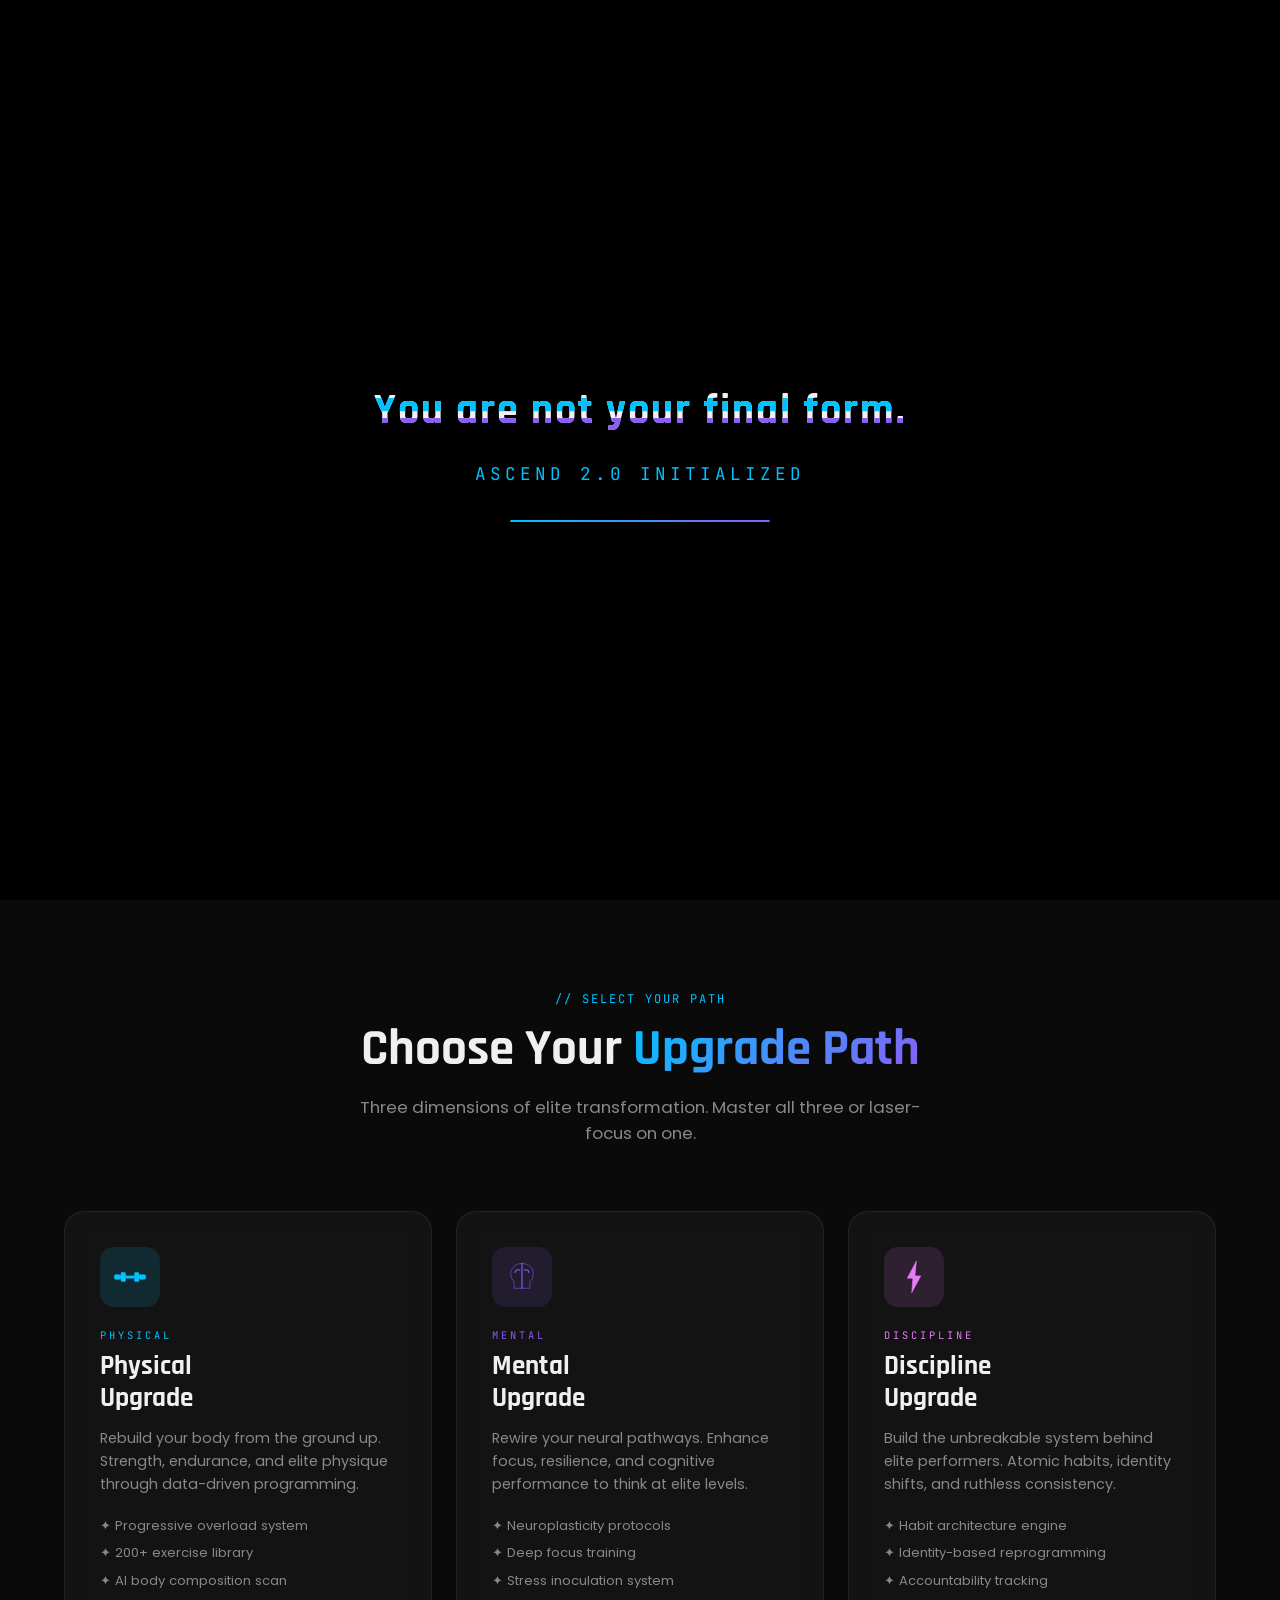
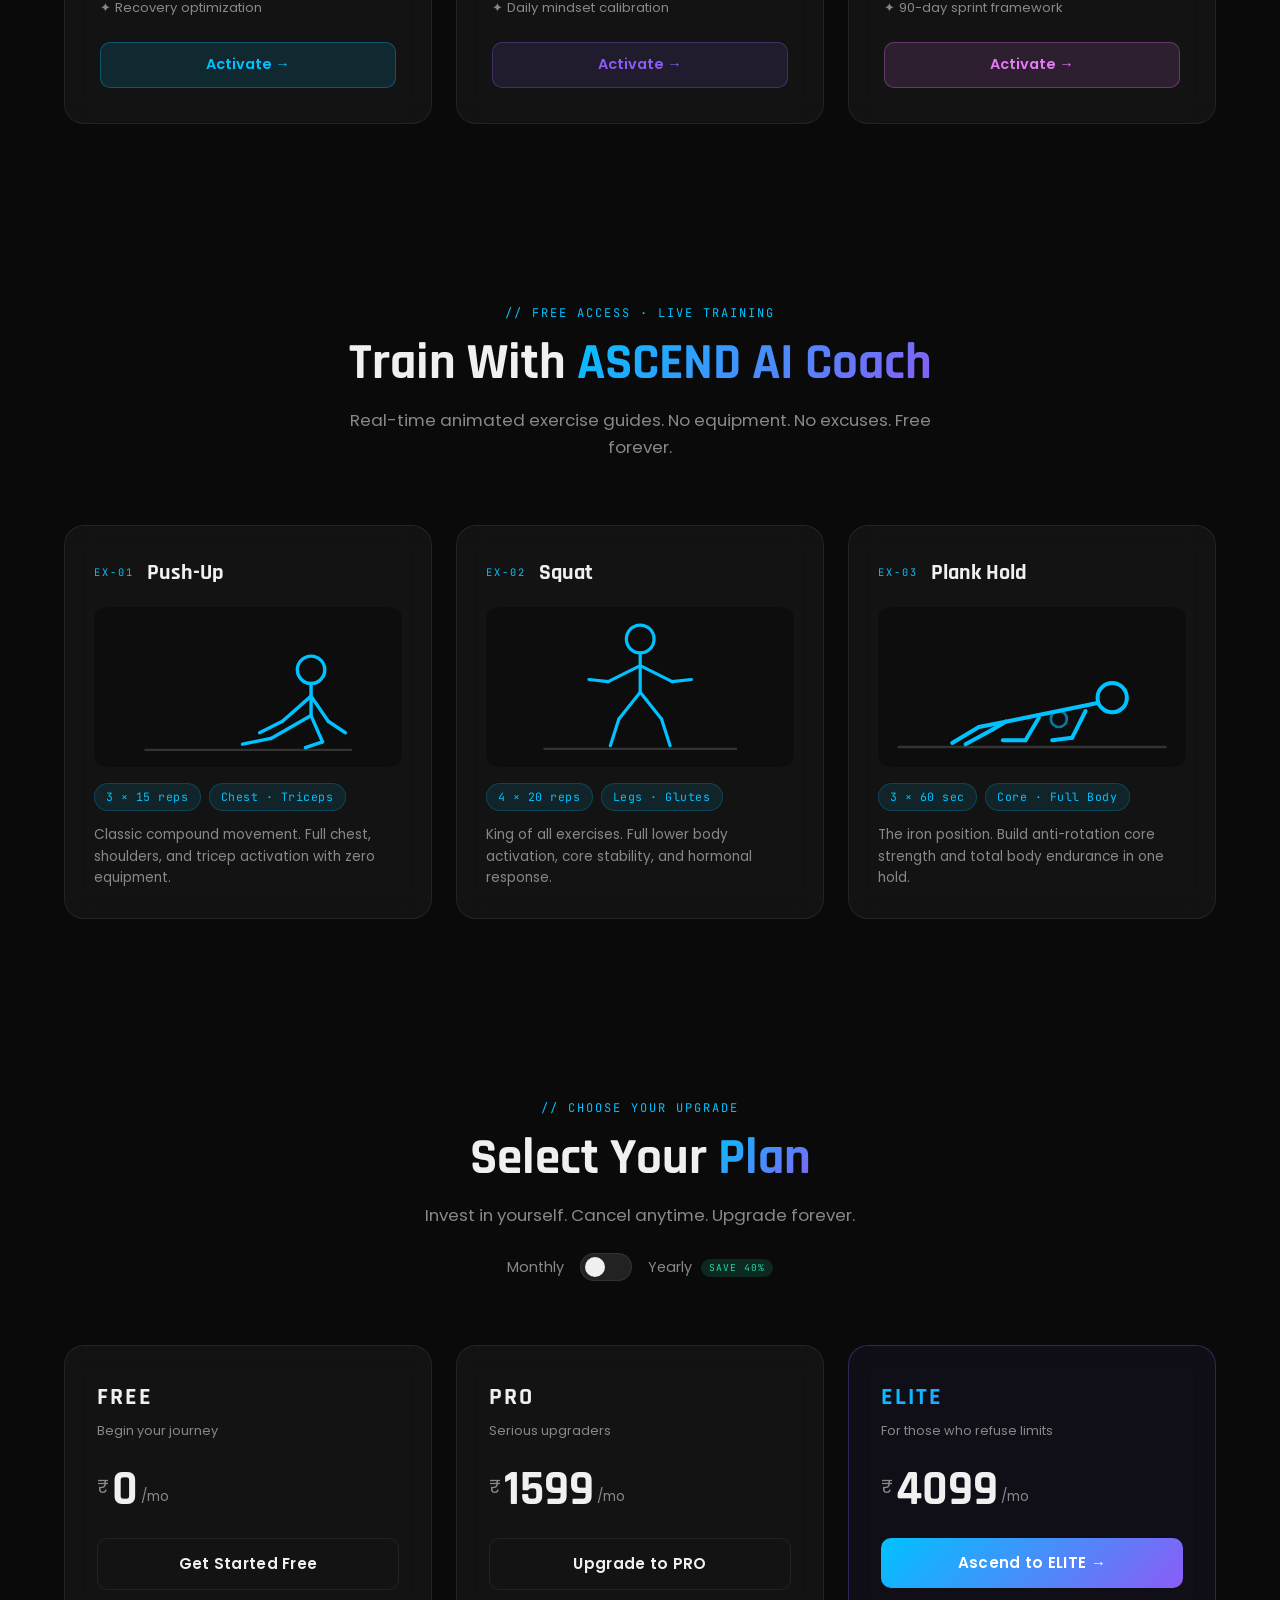
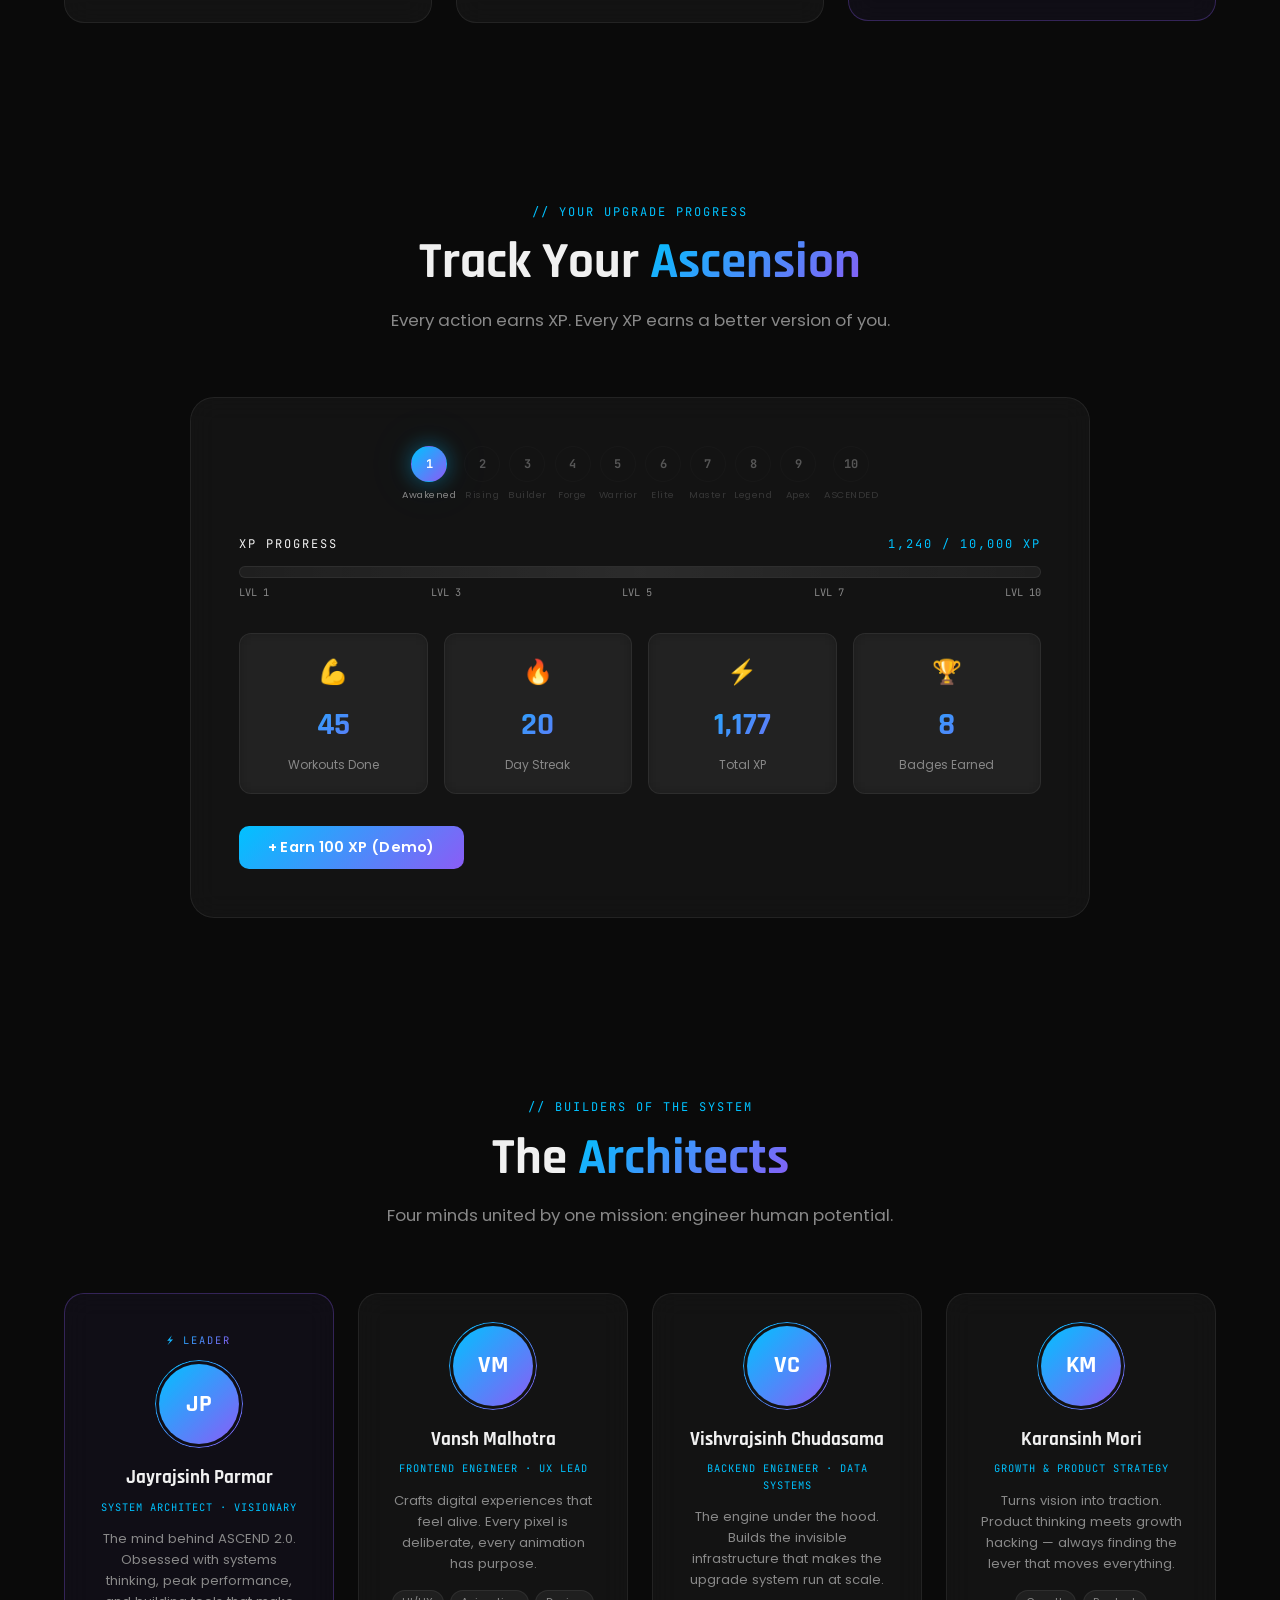
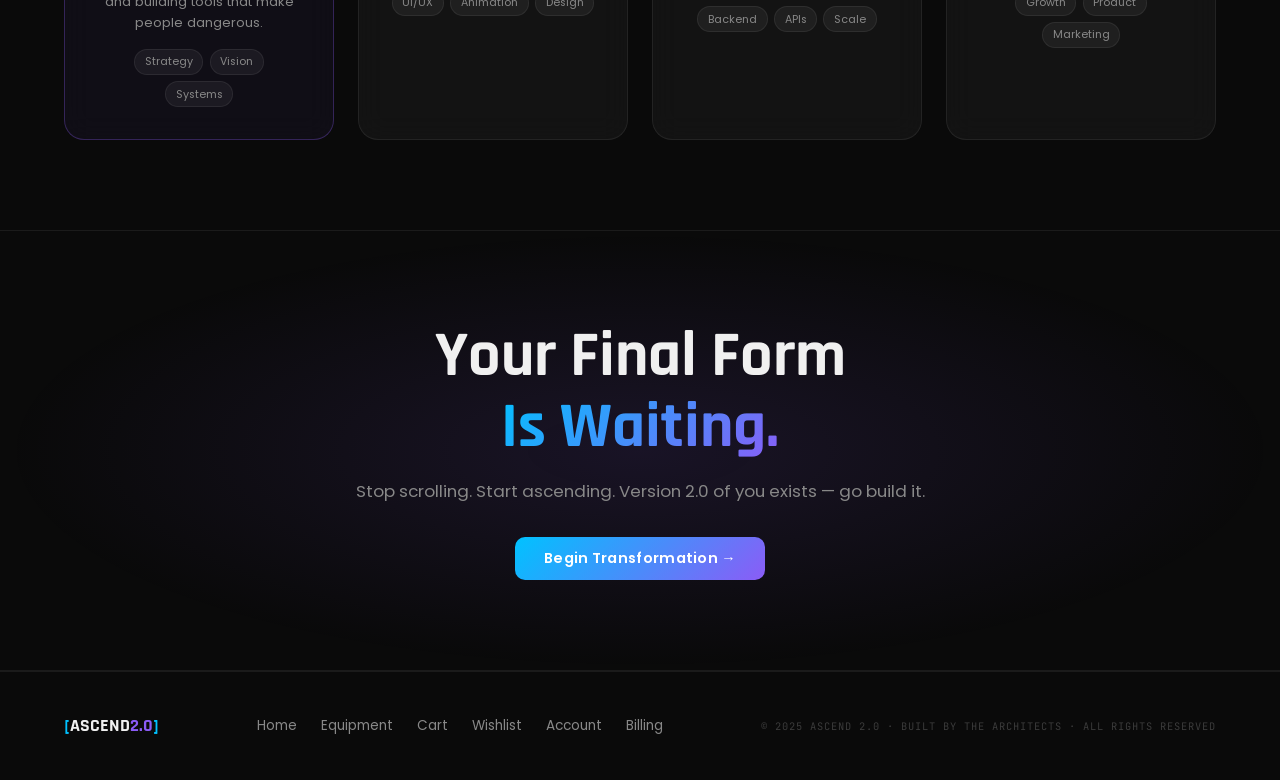
<file: index.html>
<!DOCTYPE html>
<html lang="en">
  <head>
    <meta charset="UTF-8" />
    <meta name="viewport" content="width=device-width, initial-scale=1.0" />
    <title>ASCEND 2.0 — Upgrade Yourself</title>
    <link rel="stylesheet" href="styles.css" />
    <link rel="preconnect" href="https://fonts.googleapis.com" />
    <link rel="preconnect" href="https://fonts.gstatic.com" crossorigin />
    <link
      href="https://fonts.googleapis.com/css2?family=Rajdhani:wght@400;600;700&family=Poppins:wght@300;400;500;600;700;900&family=JetBrains+Mono:wght@400;700&display=swap"
      rel="stylesheet"
    />
  </head>
  <body data-page="home">
    <!-- ============================================================
       INTRO ANIMATION OVERLAY
  ============================================================ -->
    <div id="intro-overlay">
      <div class="intro-content">
        <p
          id="intro-line1"
          class="intro-text glitch-text"
          data-text="You are not your final form."
        >
          You are not your final form.
        </p>
        <p id="intro-line2" class="intro-text mono-text">
          ASCEND 2.0 Initialized
        </p>
        <div class="intro-bar-wrap">
          <div class="intro-bar"></div>
        </div>
      </div>
      <div class="scanlines"></div>
    </div>

    <!-- ============================================================
       PARTICLE CANVAS
  ============================================================ -->
    <canvas id="particle-canvas"></canvas>

    <!-- ============================================================
       NAVIGATION
  ============================================================ -->
    <nav id="navbar">
      <div class="nav-logo">
        <span class="logo-bracket">[</span>ASCEND<span class="logo-v">2.0</span
        ><span class="logo-bracket">]</span>
      </div>
      <ul class="nav-links">
        <li><a href="index.html">Home</a></li>
        <li><a href="equipment.html">Equipment</a></li>
        <li><a href="#plans">Plans</a></li>
        <li>
          <a href="cart.html"
            >Cart <span class="nav-badge" id="nav-cart-badge"></span
          ></a>
        </li>
        <li>
          <a href="wishlist.html"
            >Wishlist
            <span class="nav-badge nav-badge-pink" id="nav-wish-badge"></span
          ></a>
        </li>
        <li><a href="account.html">Account</a></li>
        <li></li>
        <li><a href="#plans">Plans</a></li>
        <li></li>
        <li></li>
      </ul>
      <button class="nav-cta ripple-btn">Launch App</button>
      <button class="hamburger" id="hamburger" aria-label="Menu">
        <span></span><span></span><span></span>
      </button>
    </nav>

    <!-- Mobile Menu -->
    <div class="mobile-menu" id="mobile-menu">
      <ul>
        <li><a href="index.html" class="mobile-link">Home</a></li>
        <li><a href="equipment.html" class="mobile-link">Equipment</a></li>
        <li><a href="#plans" class="mobile-link">Plans</a></li>
        <li><a href="cart.html" class="mobile-link">Cart</a></li>
        <li><a href="wishlist.html" class="mobile-link">Wishlist</a></li>
        <li><a href="account.html" class="mobile-link">Account</a></li>

        <li><a href="#plans" class="mobile-link">Plans</a></li>
      </ul>
    </div>

    <!-- ============================================================
       HERO SECTION
  ============================================================ -->
    <section id="hero">
      <div class="hero-bg-glow"></div>
      <div class="hero-grid-overlay"></div>
      <div class="hero-content fade-in-section">
        <div class="hero-badge mono-text">// SYSTEM ONLINE · v2.0.0</div>
        <h1 class="hero-title">
          Upgrade Yourself<br />
          to <span class="gradient-text">Version 2.0</span>
        </h1>
        <p class="hero-sub">
          Stop being the person you were yesterday.<br />
          This is your transformation engine — body, mind, and discipline.
        </p>
        <button
          class="btn-primary ripple-btn"
          onclick="window.location.href='./index.html#plans'"
        >
          <span class="btn-icon">⚡</span> Start Upgrade
        </button>

        <button
          class="btn-ghost ripple-btn"
          onclick="window.location.href='./index.html#paths'"
        >
          View Paths →
        </button>
        <!-- XP Preview bar in hero -->
        <div class="hero-xp">
          <span class="mono-text xp-label">CURRENT LEVEL</span>
          <div class="xp-track">
            <div class="xp-fill" style="width: 12%"></div>
            <span class="xp-val mono-text">LVL 1</span>
          </div>
          <span class="mono-text xp-label">→ POTENTIAL: LVL 10</span>
        </div>
      </div>
      <!-- Hero floating stat cards -->
      <div class="hero-stats">
        <div class="stat-card glass fade-in-section" style="--delay: 0.2s">
          <div class="stat-num gradient-text">12K+</div>
          <div class="stat-label">Upgrades Active</div>
        </div>
        <div class="stat-card glass fade-in-section" style="--delay: 0.4s">
          <div class="stat-num gradient-text">98%</div>
          <div class="stat-label">Success Rate</div>
        </div>
        <div class="stat-card glass fade-in-section" style="--delay: 0.6s">
          <div class="stat-num gradient-text">∞</div>
          <div class="stat-label">Potential</div>
        </div>
      </div>
    </section>

    <!-- ============================================================
       UPGRADE PATHS
  ============================================================ -->
    <section id="paths" class="section">
      <div class="section-header fade-in-section">
        <div class="section-tag mono-text">// SELECT YOUR PATH</div>
        <h2>Choose Your <span class="gradient-text">Upgrade Path</span></h2>
        <p class="section-sub">
          Three dimensions of elite transformation. Master all three or
          laser-focus on one.
        </p>
      </div>
      <div class="paths-grid">
        <div
          class="path-card glass fade-in-section"
          data-path="physical"
          style="--delay: 0.1s"
        >
          <div class="path-icon-wrap physical-icon">
            <svg viewBox="0 0 64 64" class="path-svg" aria-hidden="true">
              <rect x="4" y="28" width="12" height="8" rx="3" />
              <rect x="48" y="28" width="12" height="8" rx="3" />
              <rect x="16" y="24" width="8" height="16" rx="2" />
              <rect x="40" y="24" width="8" height="16" rx="2" />
              <rect x="24" y="30" width="16" height="4" rx="2" />
            </svg>
          </div>
          <div class="path-tag mono-text physical-tag">PHYSICAL</div>
          <h3>Physical<br />Upgrade</h3>
          <p>
            Rebuild your body from the ground up. Strength, endurance, and elite
            physique through data-driven programming.
          </p>
          <ul class="path-features">
            <li>✦ Progressive overload system</li>
            <li>✦ 200+ exercise library</li>
            <li>✦ AI body composition scan</li>
            <li>✦ Recovery optimization</li>
          </ul>
          <button
            class="path-btn ripple-btn physical-btn"
            onclick="window.location.href='./index.html#plans'"
          >
            Activate →
          </button>
          <div class="path-glow physical-glow"></div>
        </div>

        <div
          class="path-card glass fade-in-section"
          data-path="mental"
          style="--delay: 0.25s"
        >
          <div class="path-icon-wrap mental-icon">
            <svg viewBox="0 0 64 64" class="path-svg" aria-hidden="true">
              <path
                d="M32 8 C20 8 12 16 12 26 C12 32 14 37 18 40 L18 52 L46 52 L46 40 C50 37 52 32 52 26 C52 16 44 8 32 8Z"
              />
              <line x1="32" y1="8" x2="32" y2="52" stroke-width="2" />
              <path
                d="M20 24 C20 20 24 18 28 20"
                stroke-width="2"
                fill="none"
              />
              <path
                d="M44 24 C44 20 40 18 36 20"
                stroke-width="2"
                fill="none"
              />
            </svg>
          </div>
          <div class="path-tag mono-text mental-tag">MENTAL</div>
          <h3>Mental<br />Upgrade</h3>
          <p>
            Rewire your neural pathways. Enhance focus, resilience, and
            cognitive performance to think at elite levels.
          </p>
          <ul class="path-features">
            <li>✦ Neuroplasticity protocols</li>
            <li>✦ Deep focus training</li>
            <li>✦ Stress inoculation system</li>
            <li>✦ Daily mindset calibration</li>
          </ul>
          <button
            class="path-btn ripple-btn mental-btn"
            onclick="window.location.href='./index.html#plans'"
          >
            Activate →
          </button>
          <div class="path-glow mental-glow"></div>
        </div>

        <div
          class="path-card glass fade-in-section"
          data-path="discipline"
          style="--delay: 0.4s"
        >
          <div class="path-icon-wrap discipline-icon">
            <svg viewBox="0 0 64 64" class="path-svg" aria-hidden="true">
              <polygon points="36,4 20,34 30,34 28,60 44,30 34,30" />
            </svg>
          </div>
          <div class="path-tag mono-text discipline-tag">DISCIPLINE</div>
          <h3>Discipline<br />Upgrade</h3>
          <p>
            Build the unbreakable system behind elite performers. Atomic habits,
            identity shifts, and ruthless consistency.
          </p>
          <ul class="path-features">
            <li>✦ Habit architecture engine</li>
            <li>✦ Identity-based reprogramming</li>
            <li>✦ Accountability tracking</li>
            <li>✦ 90-day sprint framework</li>
          </ul>
          <button
            class="path-btn ripple-btn discipline-btn"
            onclick="window.location.href='./index.html#plans'"
          >
            Activate →
          </button>
          <div class="path-glow discipline-glow"></div>
        </div>
      </div>
    </section>

    <!-- ============================================================
       FREE PLAN EXERCISES (2D CHARACTER ANIMATIONS)
  ============================================================ -->
    <section id="exercises" class="section">
      <div class="section-header fade-in-section">
        <div class="section-tag mono-text">// FREE ACCESS · LIVE TRAINING</div>
        <h2>Train With <span class="gradient-text">ASCEND AI Coach</span></h2>
        <p class="section-sub">
          Real-time animated exercise guides. No equipment. No excuses. Free
          forever.
        </p>
      </div>
      <div class="exercises-grid">
        <!-- PUSH-UP ANIMATION -->
        <div class="exercise-card glass fade-in-section" style="--delay: 0.1s">
          <div class="exercise-label">
            <span class="mono-text ex-tag">EX-01</span>
            <h3>Push-Up</h3>
          </div>
          <div class="anim-stage">
            <!-- SVG Stickman: Push-up -->
            <svg
              class="stickman pushup-anim"
              viewBox="0 0 200 140"
              xmlns="http://www.w3.org/2000/svg"
            >
              <!-- Floor -->
              <line
                x1="10"
                y1="125"
                x2="190"
                y2="125"
                stroke="#333"
                stroke-width="2"
              />
              <!-- Body group that animates up/down -->
              <g class="pushup-body">
                <!-- Head -->
                <circle cx="155" cy="55" r="12" fill="none" stroke-width="3" />
                <!-- Neck + Torso -->
                <line x1="155" y1="67" x2="155" y2="95" stroke-width="3" />
                <!-- Left arm (front) -->
                <line x1="155" y1="78" x2="130" y2="100" stroke-width="3" />
                <line x1="130" y1="100" x2="110" y2="110" stroke-width="3" />
                <!-- Right arm (back) -->
                <line x1="155" y1="78" x2="170" y2="100" stroke-width="3" />
                <line x1="170" y1="100" x2="185" y2="110" stroke-width="3" />
                <!-- Legs (flat) -->
                <line x1="155" y1="95" x2="120" y2="115" stroke-width="3" />
                <line x1="120" y1="115" x2="95" y2="120" stroke-width="3" />
                <line x1="155" y1="95" x2="165" y2="118" stroke-width="3" />
                <line x1="165" y1="118" x2="150" y2="123" stroke-width="3" />
              </g>
            </svg>
          </div>
          <div class="exercise-meta">
            <span class="meta-pill">3 × 15 reps</span>
            <span class="meta-pill">Chest · Triceps</span>
          </div>
          <p class="exercise-desc">
            Classic compound movement. Full chest, shoulders, and tricep
            activation with zero equipment.
          </p>
        </div>

        <!-- SQUAT ANIMATION -->
        <div class="exercise-card glass fade-in-section" style="--delay: 0.25s">
          <div class="exercise-label">
            <span class="mono-text ex-tag">EX-02</span>
            <h3>Squat</h3>
          </div>
          <div class="anim-stage">
            <!-- SVG Stickman: Squat -->
            <svg
              class="stickman squat-anim"
              viewBox="0 0 200 150"
              xmlns="http://www.w3.org/2000/svg"
            >
              <line
                x1="10"
                y1="133"
                x2="190"
                y2="133"
                stroke="#333"
                stroke-width="2"
              />
              <!-- Head -->
              <circle cx="100" cy="30" r="13" fill="none" stroke-width="3" />
              <!-- Torso -->
              <line x1="100" y1="43" x2="100" y2="80" stroke-width="3" />
              <!-- Arms out for balance -->
              <line x1="100" y1="55" x2="70" y2="70" stroke-width="3" />
              <line x1="70" y1="70" x2="52" y2="68" stroke-width="3" />
              <line x1="100" y1="55" x2="130" y2="70" stroke-width="3" />
              <line x1="130" y1="70" x2="148" y2="68" stroke-width="3" />
              <!-- Legs (squat group animates) -->
              <g class="squat-legs">
                <!-- Left leg -->
                <line x1="100" y1="80" x2="80" y2="105" stroke-width="3" />
                <line x1="80" y1="105" x2="72" y2="130" stroke-width="3" />
                <!-- Right leg -->
                <line x1="100" y1="80" x2="120" y2="105" stroke-width="3" />
                <line x1="120" y1="105" x2="128" y2="130" stroke-width="3" />
              </g>
            </svg>
          </div>
          <div class="exercise-meta">
            <span class="meta-pill">4 × 20 reps</span>
            <span class="meta-pill">Legs · Glutes</span>
          </div>
          <p class="exercise-desc">
            King of all exercises. Full lower body activation, core stability,
            and hormonal response.
          </p>
        </div>

        <!-- PLANK ANIMATION -->
        <div class="exercise-card glass fade-in-section" style="--delay: 0.4s">
          <div class="exercise-label">
            <span class="mono-text ex-tag">EX-03</span>
            <h3>Plank Hold</h3>
          </div>
          <div class="anim-stage">
            <!-- SVG Stickman: Plank with breathing animation -->
            <svg
              class="stickman plank-anim"
              viewBox="0 0 220 120"
              xmlns="http://www.w3.org/2000/svg"
            >
              <line
                x1="10"
                y1="105"
                x2="210"
                y2="105"
                stroke="#333"
                stroke-width="2"
              />
              <!-- Plank body group -->
              <g class="plank-body">
                <!-- Head -->
                <circle cx="170" cy="68" r="11" fill="none" stroke-width="3" />
                <!-- Neck + spine (horizontal) -->
                <line x1="159" y1="72" x2="90" y2="86" stroke-width="3" />
                <!-- Front arm -->
                <line x1="150" y1="78" x2="140" y2="98" stroke-width="3" />
                <line x1="140" y1="98" x2="125" y2="100" stroke-width="3" />
                <!-- Back arm -->
                <line x1="115" y1="83" x2="105" y2="100" stroke-width="3" />
                <line x1="105" y1="100" x2="88" y2="100" stroke-width="3" />
                <!-- Legs -->
                <line x1="90" y1="86" x2="70" y2="90" stroke-width="3" />
                <line x1="70" y1="90" x2="50" y2="102" stroke-width="3" />
                <line x1="90" y1="86" x2="80" y2="92" stroke-width="3" />
                <line x1="80" y1="92" x2="60" y2="103" stroke-width="3" />
              </g>
              <!-- Pulse circle for "breathing" -->
              <circle
                class="plank-pulse"
                cx="130"
                cy="84"
                r="6"
                fill="none"
                stroke-width="2"
                opacity="0.6"
              />
            </svg>
          </div>
          <div class="exercise-meta">
            <span class="meta-pill">3 × 60 sec</span>
            <span class="meta-pill">Core · Full Body</span>
          </div>
          <p class="exercise-desc">
            The iron position. Build anti-rotation core strength and total body
            endurance in one hold.
          </p>
        </div>
      </div>
    </section>

    <!-- ============================================================
       PLANS & BILLING
  ============================================================ -->
    <section id="plans" class="section">
      <div class="section-header fade-in-section">
        <div class="section-tag mono-text">// CHOOSE YOUR UPGRADE</div>
        <h2>Select Your <span class="gradient-text">Plan</span></h2>
        <p class="section-sub">
          Invest in yourself. Cancel anytime. Upgrade forever.
        </p>

        <div class="billing-toggle fade-in-section">
          <span class="toggle-label">Monthly</span>
          <label class="toggle-switch">
            <input type="checkbox" id="billing-switch" />
            <span class="toggle-slider"></span>
          </label>
          <span class="toggle-label">
            Yearly <span class="save-badge">SAVE 40%</span>
          </span>
        </div>
      </div>

      <div class="plans-grid">
        <!-- FREE -->
        <div class="plan-card glass fade-in-section" data-plan="free">
          <div class="plan-header">
            <div class="plan-name">FREE</div>
            <div class="plan-desc">Begin your journey</div>
          </div>

          <div class="plan-price">
            <span class="price-currency">₹</span>
            <span class="price-amount" data-monthly="0" data-yearly="0">0</span>
            <span class="price-period">/mo</span>
          </div>

          <button
            class="plan-btn ghost-plan-btn ripple-btn"
            onclick="openBilling('FREE', 0)"
          >
            Get Started Free
          </button>
        </div>

        <!-- PRO -->
        <div class="plan-card glass fade-in-section" data-plan="pro">
          <div class="plan-header">
            <div class="plan-name">PRO</div>
            <div class="plan-desc">Serious upgraders</div>
          </div>

          <div class="plan-price">
            <span class="price-currency">₹</span>
            <span class="price-amount" data-monthly="1599" data-yearly="899"
              >1599</span
            >
            <span class="price-period">/mo</span>
          </div>

          <button
            class="plan-btn ghost-plan-btn ripple-btn"
            onclick="openBilling('PRO', getPrice(this))"
          >
            Upgrade to PRO
          </button>
        </div>

        <!-- ELITE -->
        <div
          class="plan-card glass elite-card fade-in-section"
          data-plan="elite"
        >
          <div class="plan-header">
            <div class="plan-name elite-name">ELITE</div>
            <div class="plan-desc">For those who refuse limits</div>
          </div>

          <div class="plan-price">
            <span class="price-currency">₹</span>
            <span class="price-amount" data-monthly="4099" data-yearly="2499"
              >4099</span
            >
            <span class="price-period">/mo</span>
          </div>

          <button
            class="plan-btn elite-btn ripple-btn"
            onclick="openBilling('ELITE', getPrice(this))"
          >
            Ascend to ELITE →
          </button>
        </div>
      </div>
    </section>

    <!-- 🔥 SIDE BILLING PANEL -->
    <div id="billing-panel" class="billing-panel">
      <div class="billing-content glass">
        <div class="billing-header">
          <h2 id="plan-title">Plan</h2>
          <button class="close-btn" onclick="closeBilling()">✕</button>
        </div>

        <p class="billing-price">₹0 /mo</p>

        <input type="text" placeholder="Full Name" class="billing-input" />
        <input type="email" placeholder="Email Address" class="billing-input" />

        <button class="billing-pay-btn">Subscribe Now</button>
      </div>
    </div>

    <!-- ⚡ CSS -->
    <style>
      .billing-panel {
        position: fixed;
        top: 0;
        right: -400px;
        width: 350px;
        height: 100%;
        transition: 0.4s ease;
        z-index: 999;
        backdrop-filter: blur(10px);
      }

      .billing-panel.active {
        right: 0;
      }

      .billing-content {
        height: 100%;
        padding: 25px;
        background: rgba(255, 255, 255, 0.05);
      }

      .billing-header {
        display: flex;
        justify-content: space-between;
        align-items: center;
      }

      .billing-price {
        font-size: 26px;
        margin: 15px 0;
      }

      .billing-input {
        width: 100%;
        padding: 10px;
        margin: 10px 0;
        border-radius: 8px;
        border: none;
      }

      .billing-pay-btn {
        width: 100%;
        padding: 12px;
        background: linear-gradient(45deg, #00f5ff, #9f00ff);
        border: none;
        border-radius: 10px;
        color: white;
        cursor: pointer;
      }

      .close-btn {
        background: none;
        border: none;
        color: white;
        font-size: 18px;
        cursor: pointer;
      }
    </style>

    <!-- ⚡ JS -->
    <script>
      function openBilling(plan, price) {
        document.getElementById("billing-panel").classList.add("active");

        document.getElementById("plan-title").innerText = plan + " Plan";
        document.querySelector(".billing-price").innerText =
          "₹" + price + " /mo";
      }

      function closeBilling() {
        document.getElementById("billing-panel").classList.remove("active");
      }

      function getPrice(btn) {
        const card = btn.closest(".plan-card");
        const priceEl = card.querySelector(".price-amount");
        const isYearly = document.getElementById("billing-switch")?.checked;

        return isYearly
          ? priceEl.getAttribute("data-yearly")
          : priceEl.getAttribute("data-monthly");
      }
    </script>

    <!-- ============================================================
       PROGRESS / XP SYSTEM
  ============================================================ -->
    <section id="progress" class="section">
      <div class="section-header fade-in-section">
        <div class="section-tag mono-text">// YOUR UPGRADE PROGRESS</div>
        <h2>Track Your <span class="gradient-text">Ascension</span></h2>
        <p class="section-sub">
          Every action earns XP. Every XP earns a better version of you.
        </p>
      </div>

      <div class="progress-container glass fade-in-section">
        <div class="progress-levels">
          <div class="level-item active-level">
            <div class="level-num">1</div>
            <div class="level-name">Awakened</div>
          </div>
          <div class="level-item">
            <div class="level-num">2</div>
            <div class="level-name">Rising</div>
          </div>
          <div class="level-item">
            <div class="level-num">3</div>
            <div class="level-name">Builder</div>
          </div>
          <div class="level-item">
            <div class="level-num">4</div>
            <div class="level-name">Forge</div>
          </div>
          <div class="level-item">
            <div class="level-num">5</div>
            <div class="level-name">Warrior</div>
          </div>
          <div class="level-item">
            <div class="level-num">6</div>
            <div class="level-name">Elite</div>
          </div>
          <div class="level-item">
            <div class="level-num">7</div>
            <div class="level-name">Master</div>
          </div>
          <div class="level-item">
            <div class="level-num">8</div>
            <div class="level-name">Legend</div>
          </div>
          <div class="level-item">
            <div class="level-num">9</div>
            <div class="level-name">Apex</div>
          </div>
          <div class="level-item">
            <div class="level-num">10</div>
            <div class="level-name">ASCENDED</div>
          </div>
        </div>

        <div class="xp-section">
          <div class="xp-header">
            <span class="mono-text">XP PROGRESS</span>
            <span class="xp-count mono-text" id="xp-counter"
              >1,240 / 10,000 XP</span
            >
          </div>
          <div class="xp-bar-container">
            <div class="xp-bar-fill" id="xp-bar" style="width: 0%"></div>
            <div class="xp-bar-glow"></div>
          </div>
          <div class="xp-milestones">
            <span>LVL 1</span>
            <span>LVL 3</span>
            <span>LVL 5</span>
            <span>LVL 7</span>
            <span>LVL 10</span>
          </div>
        </div>

        <div class="stats-row">
          <div class="stat-block glass-inner">
            <div class="stat-icon">💪</div>
            <div class="stat-val gradient-text" data-target="47">0</div>
            <div class="stat-lbl">Workouts Done</div>
          </div>
          <div class="stat-block glass-inner">
            <div class="stat-icon">🔥</div>
            <div class="stat-val gradient-text" data-target="21">0</div>
            <div class="stat-lbl">Day Streak</div>
          </div>
          <div class="stat-block glass-inner">
            <div class="stat-icon">⚡</div>
            <div class="stat-val gradient-text" data-target="1240">0</div>
            <div class="stat-lbl">Total XP</div>
          </div>
          <div class="stat-block glass-inner">
            <div class="stat-icon">🏆</div>
            <div class="stat-val gradient-text" data-target="8">0</div>
            <div class="stat-lbl">Badges Earned</div>
          </div>
        </div>

        <!-- Add XP Button (demo) -->
        <button
          class="btn-primary ripple-btn"
          id="earn-xp-btn"
          style="margin-top: 2rem"
        >
          + Earn 100 XP (Demo)
        </button>
      </div>
    </section>

    <!-- ============================================================
       ABOUT US / TEAM
  ============================================================ -->
    <section id="team" class="section">
      <div class="section-header fade-in-section">
        <div class="section-tag mono-text">// BUILDERS OF THE SYSTEM</div>
        <h2>The <span class="gradient-text">Architects</span></h2>
        <p class="section-sub">
          Four minds united by one mission: engineer human potential.
        </p>
      </div>
      <div class="team-grid">
        <!-- Leader -->
        <div
          class="team-card glass leader-card fade-in-section"
          style="--delay: 0.1s"
        >
          <div class="leader-badge-wrap">
            <span class="leader-badge mono-text">⚡ LEADER</span>
          </div>
          <div class="avatar-wrap leader-avatar">
            <div class="avatar-inner">JP</div>
            <div class="avatar-ring"></div>
          </div>
          <h3 class="member-name">Jayrajsinh Parmar</h3>
          <div class="member-role mono-text">System Architect · Visionary</div>
          <p class="member-bio">
            The mind behind ASCEND 2.0. Obsessed with systems thinking, peak
            performance, and building tools that make people dangerous.
          </p>
          <div class="member-tags">
            <span class="m-tag">Strategy</span>
            <span class="m-tag">Vision</span>
            <span class="m-tag">Systems</span>
          </div>
        </div>

        <div class="team-card glass fade-in-section" style="--delay: 0.2s">
          <div class="avatar-wrap">
            <div class="avatar-inner">VM</div>
            <div class="avatar-ring"></div>
          </div>
          <h3 class="member-name">Vansh Malhotra</h3>
          <div class="member-role mono-text">Frontend Engineer · UX Lead</div>
          <p class="member-bio">
            Crafts digital experiences that feel alive. Every pixel is
            deliberate, every animation has purpose.
          </p>
          <div class="member-tags">
            <span class="m-tag">UI/UX</span>
            <span class="m-tag">Animation</span>
            <span class="m-tag">Design</span>
          </div>
        </div>

        <div class="team-card glass fade-in-section" style="--delay: 0.3s">
          <div class="avatar-wrap">
            <div class="avatar-inner">VC</div>
            <div class="avatar-ring"></div>
          </div>
          <h3 class="member-name">Vishvrajsinh Chudasama</h3>
          <div class="member-role mono-text">
            Backend Engineer · Data Systems
          </div>
          <p class="member-bio">
            The engine under the hood. Builds the invisible infrastructure that
            makes the upgrade system run at scale.
          </p>
          <div class="member-tags">
            <span class="m-tag">Backend</span>
            <span class="m-tag">APIs</span>
            <span class="m-tag">Scale</span>
          </div>
        </div>

        <div class="team-card glass fade-in-section" style="--delay: 0.4s">
          <div class="avatar-wrap">
            <div class="avatar-inner">KM</div>
            <div class="avatar-ring"></div>
          </div>
          <h3 class="member-name">Karansinh Mori</h3>
          <div class="member-role mono-text">Growth & Product Strategy</div>
          <p class="member-bio">
            Turns vision into traction. Product thinking meets growth hacking —
            always finding the lever that moves everything.
          </p>
          <div class="member-tags">
            <span class="m-tag">Growth</span>
            <span class="m-tag">Product</span>
            <span class="m-tag">Marketing</span>
          </div>
        </div>
      </div>
    </section>

    <!-- ============================================================
       CTA FOOTER BAND
  ============================================================ -->
    <section class="cta-band">
      <div class="cta-glow"></div>
      <div class="cta-content fade-in-section">
        <h2>
          Your Final Form<br /><span class="gradient-text">Is Waiting.</span>
        </h2>
        <p>
          Stop scrolling. Start ascending. Version 2.0 of you exists — go build
          it.
        </p>
        <button class="btn-primary ripple-btn large-btn">
          Begin Transformation →
        </button>
      </div>
    </section>

    <!-- ============================================================
       FOOTER
  ============================================================ -->
    <footer class="site-footer" id="site-footer">
      <div class="footer-logo">
        <span class="logo-bracket">[</span>ASCEND<span class="logo-v">2.0</span
        ><span class="logo-bracket">]</span>
      </div>
      <div class="footer-links">
        <a href="#paths">Paths</a>
        <a href="#plans">Plans</a>
      </div>
      <div class="footer-copy mono-text">
        © 2025 ASCEND 2.0 · Built by the Architects · All rights reserved
      </div>
    </footer>

    <script src="data.js"></script>
    <script src="script.js"></script>
  </body>
</html>
</file>
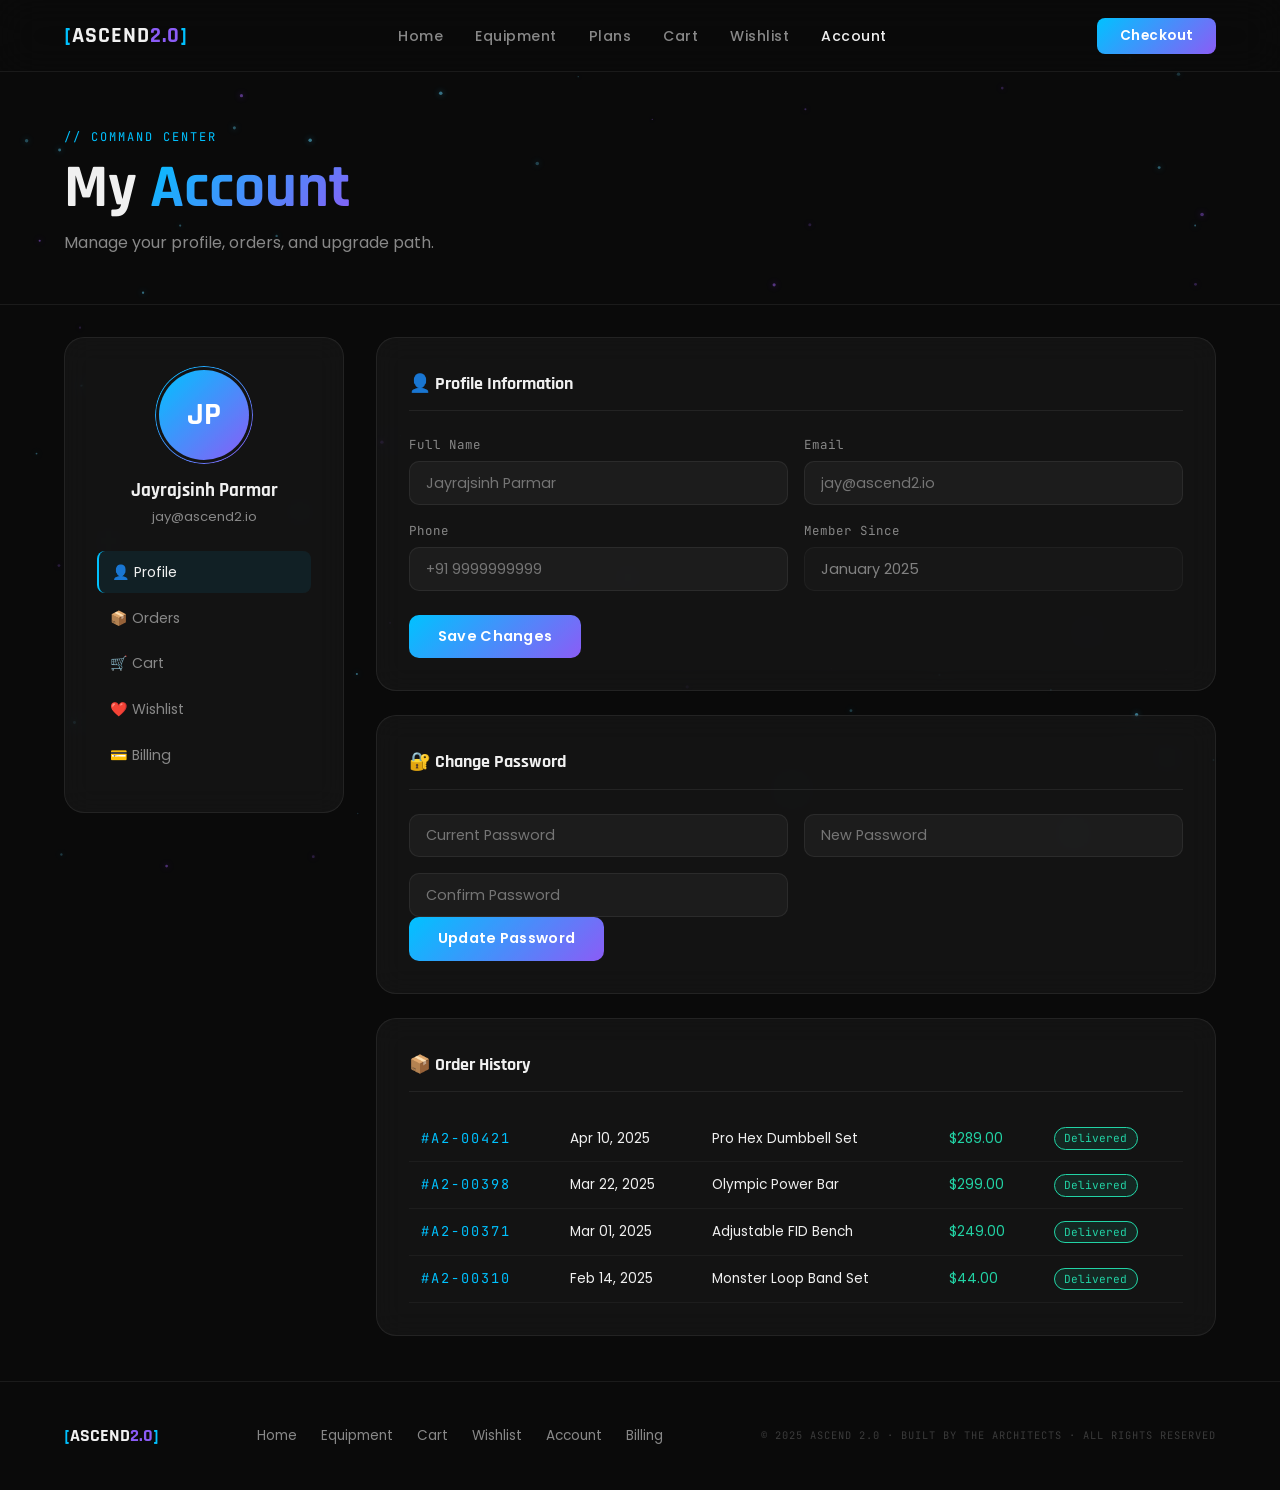
<file: account.html>
<!doctype html>
<html lang="en">
  <head>
    <meta charset="UTF-8" />
    <meta name="viewport" content="width=device-width, initial-scale=1.0" />
    <title>Account — ASCEND 2.0</title>
    <link rel="stylesheet" href="styles.css" />
    <link rel="preconnect" href="https://fonts.googleapis.com" />
    <link rel="preconnect" href="https://fonts.gstatic.com" crossorigin />
    <link
      href="https://fonts.googleapis.com/css2?family=Rajdhani:wght@400;600;700&family=Poppins:wght@300;400;500;600;700;900&family=JetBrains+Mono:wght@400;700&display=swap"
      rel="stylesheet"
    />
  </head>

  <body data-page="account">
    <canvas id="particle-canvas"></canvas>

    <nav id="navbar"></nav>
    <div class="mobile-menu" id="mobile-menu"></div>

    <header class="page-header">
      <div class="page-header-inner fade-in-section">
        <div class="section-tag mono-text">// COMMAND CENTER</div>
        <h1>My <span class="gradient-text">Account</span></h1>
        <p>Manage your profile, orders, and upgrade path.</p>
      </div>
    </header>

    <main class="page-content" style="padding-top: 2rem">
      <div class="account-layout">
        <!-- Sidebar -->
        <aside class="account-sidebar fade-in-section">
          <div class="account-avatar">
            JP
            <div class="account-avatar-ring"></div>
          </div>
          <div class="account-name">Jayrajsinh Parmar</div>
          <div class="account-email">jay@ascend2.io</div>

          <ul class="account-nav">
            <li><a href="#profile" class="active">👤 Profile</a></li>
            <li><a href="#orders">📦 Orders</a></li>
            <li><a href="cart.html">🛒 Cart</a></li>
            <li><a href="wishlist.html">❤️ Wishlist</a></li>
            <li><a href="billing.html">💳 Billing</a></li>
          </ul>
        </aside>

        <!-- Main -->
        <div class="account-main">
          <!-- Profile -->
          <div class="account-card fade-in-section" id="profile">
            <h3>👤 Profile Information</h3>

            <div class="form-grid">
              <div class="form-group">
                <label class="form-label">Full Name</label>
                <input
                  id="field-name"
                  class="form-input"
                  type="text"
                  placeholder="Jayrajsinh Parmar"
                />
              </div>

              <div class="form-group">
                <label class="form-label">Email</label>
                <input
                  id="field-email"
                  class="form-input"
                  type="email"
                  placeholder="jay@ascend2.io"
                />
              </div>

              <div class="form-group">
                <label class="form-label">Phone</label>
                <input
                  id="field-phone"
                  class="form-input"
                  type="tel"
                  placeholder="+91 9999999999"
                />
              </div>

              <div class="form-group">
                <label class="form-label">Member Since</label>
                <input
                  class="form-input"
                  type="text"
                  value="January 2025"
                  disabled
                  style="opacity: 0.5"
                />
              </div>
            </div>

            <div style="margin-top: 1.5rem">
              <button class="btn-primary ripple-btn" id="save-profile-btn">
                Save Changes
              </button>
            </div>
          </div>

          <!-- Password -->
          <div class="account-card fade-in-section">
            <h3>🔐 Change Password</h3>

            <div class="form-grid">
              <input
                class="form-input"
                type="password"
                placeholder="Current Password"
              />
              <input
                class="form-input"
                type="password"
                placeholder="New Password"
              />
              <input
                class="form-input"
                type="password"
                placeholder="Confirm Password"
              />
            </div>

            <button
              class="btn-primary ripple-btn"
              onclick="alert('Password updated ✓')"
            >
              Update Password
            </button>
          </div>

          <!-- Orders -->
          <div class="account-card fade-in-section" id="orders">
            <h3>📦 Order History</h3>
            <table class="order-table">
              <tbody id="order-history-body"></tbody>
            </table>
          </div>
        </div>
      </div>
    </main>

    <footer id="site-footer" class="site-footer"></footer>

    <!-- ⚡ JS -->
    <script>
      document.addEventListener("DOMContentLoaded", () => {
        const nameEl = document.querySelector(".account-name");
        const emailEl = document.querySelector(".account-email");
        const avatarEl = document.querySelector(".account-avatar");

        // Load saved data
        const savedName = localStorage.getItem("userName");
        const savedEmail = localStorage.getItem("userEmail");

        if (savedName) {
          nameEl.innerText = savedName;
          updateAvatar(savedName);
          document.getElementById("field-name").value = savedName;
        }

        if (savedEmail) {
          emailEl.innerText = savedEmail;
          document.getElementById("field-email").value = savedEmail;
        }

        // Save button
        document
          .getElementById("save-profile-btn")
          .addEventListener("click", () => {
            const name = document.getElementById("field-name").value;
            const email = document.getElementById("field-email").value;

            // Update UI
            nameEl.innerText = name;
            emailEl.innerText = email;
            updateAvatar(name);

            // Save
            localStorage.setItem("userName", name);
            localStorage.setItem("userEmail", email);

            alert("Profile updated ✓");
          });

        function updateAvatar(name) {
          const initials = name
            .split(" ")
            .map((w) => w[0])
            .join("")
            .toUpperCase();

          avatarEl.innerHTML =
            initials + '<div class="account-avatar-ring"></div>';
        }
      });
    </script>

    <script src="data.js"></script>
    <script src="script.js"></script>
  </body>
</html>
</file>
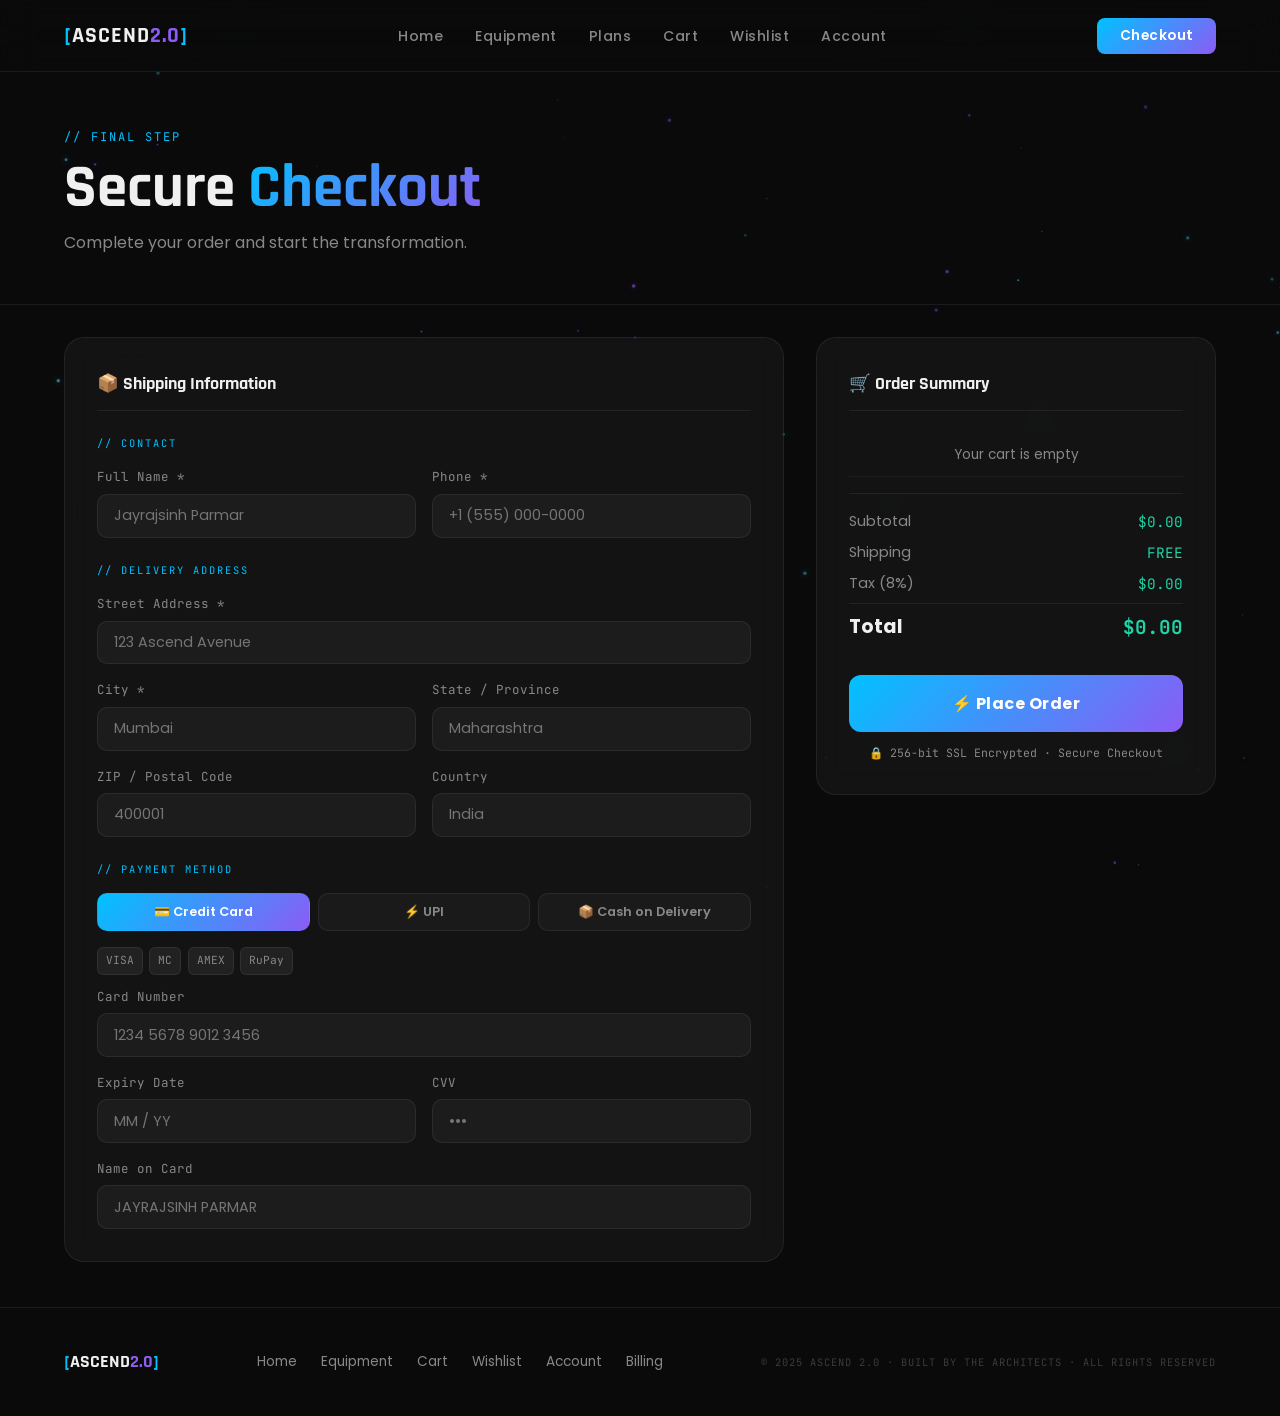
<file: billing.html>
<!DOCTYPE html>
<html lang="en">
<head>
  <meta charset="UTF-8" />
  <meta name="viewport" content="width=device-width, initial-scale=1.0" />
  <title>Checkout — ASCEND 2.0</title>
  <link rel="stylesheet" href="styles.css" />
  <link rel="preconnect" href="https://fonts.googleapis.com" />
  <link rel="preconnect" href="https://fonts.gstatic.com" crossorigin />
  <link href="https://fonts.googleapis.com/css2?family=Rajdhani:wght@400;600;700&family=Poppins:wght@300;400;500;600;700;900&family=JetBrains+Mono:wght@400;700&display=swap" rel="stylesheet" />
</head>
<body data-page="billing">

  <canvas id="particle-canvas"></canvas>

  <nav id="navbar"></nav>
  <div class="mobile-menu" id="mobile-menu"></div>

  <header class="page-header">
    <div class="page-header-inner fade-in-section">
      <div class="section-tag mono-text">// FINAL STEP</div>
      <h1>Secure <span class="gradient-text">Checkout</span></h1>
      <p>Complete your order and start the transformation.</p>
    </div>
  </header>

  <main class="page-content" style="padding-top:2rem;">
    <div class="billing-layout">

      <!-- Billing Form -->
      <div class="billing-form-card fade-in-section">
        <h3>📦 Shipping Information</h3>

        <p class="form-section-title">// CONTACT</p>
        <div class="form-grid">
          <div class="form-group">
            <label class="form-label">Full Name *</label>
            <input id="billing-name" class="form-input" type="text" placeholder="Jayrajsinh Parmar" />
          </div>
          <div class="form-group">
            <label class="form-label">Phone *</label>
            <input id="billing-phone" class="form-input" type="tel" placeholder="+1 (555) 000-0000" />
          </div>
        </div>

        <p class="form-section-title">// DELIVERY ADDRESS</p>
        <div class="form-grid">
          <div class="form-group full">
            <label class="form-label">Street Address *</label>
            <input id="billing-address" class="form-input" type="text" placeholder="123 Ascend Avenue" />
          </div>
          <div class="form-group">
            <label class="form-label">City *</label>
            <input id="billing-city" class="form-input" type="text" placeholder="Mumbai" />
          </div>
          <div class="form-group">
            <label class="form-label">State / Province</label>
            <input class="form-input" type="text" placeholder="Maharashtra" />
          </div>
          <div class="form-group">
            <label class="form-label">ZIP / Postal Code</label>
            <input class="form-input" type="text" placeholder="400001" />
          </div>
          <div class="form-group">
            <label class="form-label">Country</label>
            <input class="form-input" type="text" placeholder="India" />
          </div>
        </div>

        <p class="form-section-title">// PAYMENT METHOD</p>

        <div class="pay-tabs">
          <button class="pay-tab active ripple-btn" data-tab="card">💳 Credit Card</button>
          <button class="pay-tab ripple-btn" data-tab="upi">⚡ UPI</button>
          <button class="pay-tab ripple-btn" data-tab="cod">📦 Cash on Delivery</button>
        </div>

        <!-- Card Panel -->
        <div class="pay-panel active" id="pay-card">
          <div class="card-icons">
            <span class="card-icon">VISA</span>
            <span class="card-icon">MC</span>
            <span class="card-icon">AMEX</span>
            <span class="card-icon">RuPay</span>
          </div>
          <div class="form-grid">
            <div class="form-group full">
              <label class="form-label">Card Number</label>
              <input class="form-input" type="text" placeholder="1234 5678 9012 3456" maxlength="19"
                oninput="this.value=this.value.replace(/\D/g,'').replace(/(.{4})/g,'$1 ').trim()" />
            </div>
            <div class="form-group">
              <label class="form-label">Expiry Date</label>
              <input class="form-input" type="text" placeholder="MM / YY" maxlength="7" />
            </div>
            <div class="form-group">
              <label class="form-label">CVV</label>
              <input class="form-input" type="password" placeholder="•••" maxlength="4" />
            </div>
            <div class="form-group full">
              <label class="form-label">Name on Card</label>
              <input class="form-input" type="text" placeholder="JAYRAJSINH PARMAR" />
            </div>
          </div>
        </div>

        <!-- UPI Panel -->
        <div class="pay-panel" id="pay-upi">
          <div class="form-group" style="margin-top:0.5rem;">
            <label class="form-label">UPI ID</label>
            <input class="form-input" type="text" placeholder="yourname@upi" />
          </div>
          <p style="color:var(--muted);font-size:0.8rem;margin-top:0.75rem;">
            You will receive a payment request on your UPI app after placing the order.
          </p>
        </div>

        <!-- COD Panel -->
        <div class="pay-panel" id="pay-cod">
          <div style="background:rgba(34,211,165,0.06);border:1px solid rgba(34,211,165,0.2);border-radius:12px;padding:1rem;margin-top:0.5rem;">
            <p style="color:var(--green);font-size:0.9rem;">✓ Cash on Delivery available for orders under $500.</p>
            <p style="color:var(--muted);font-size:0.8rem;margin-top:0.4rem;">Pay in cash when your order arrives at your door.</p>
          </div>
        </div>

      </div>

      <!-- Order Summary -->
      <div class="billing-order-card fade-in-section">
        <h3>🛒 Order Summary</h3>

        <table class="billing-order-table">
          <tbody id="billing-summary-body">
            <tr><td colspan="3" style="color:var(--muted);text-align:center;padding:1rem">Loading cart…</td></tr>
          </tbody>
        </table>

        <hr class="billing-divider" />

        <div class="billing-total-row">
          <span class="bt-label">Subtotal</span>
          <span class="bt-val" id="billing-subtotal">$0.00</span>
        </div>
        <div class="billing-total-row">
          <span class="bt-label">Shipping</span>
          <span class="bt-val" style="color:var(--green)">FREE</span>
        </div>
        <div class="billing-total-row">
          <span class="bt-label">Tax (8%)</span>
          <span class="bt-val" id="billing-tax">$0.00</span>
        </div>
        <div class="billing-total-row grand-total">
          <span class="bt-label">Total</span>
          <span class="bt-val" id="billing-total">$0.00</span>
        </div>

        <button class="place-order-btn ripple-btn" id="place-order-btn">
          ⚡ Place Order
        </button>
        <div class="secure-badge">🔒 256-bit SSL Encrypted · Secure Checkout</div>
      </div>

    </div>
  </main>

  <!-- Order Success Modal -->
  <div class="order-success-overlay" id="order-success">
    <div class="order-success-box">
      <div class="success-icon">🎯</div>
      <div class="success-title">Order Placed!</div>
      <p class="success-sub">Your gear is being processed. Time to ascend.</p>
      <span class="order-id">#A2-00000</span>
      <button class="success-continue btn-primary ripple-btn" style="font-size:0.95rem;">
        Back to Home →
      </button>
    </div>
  </div>

  <footer id="site-footer" class="site-footer"></footer>

  <script src="data.js"></script>
  <script src="script.js"></script>
</body>
</html>
</file>
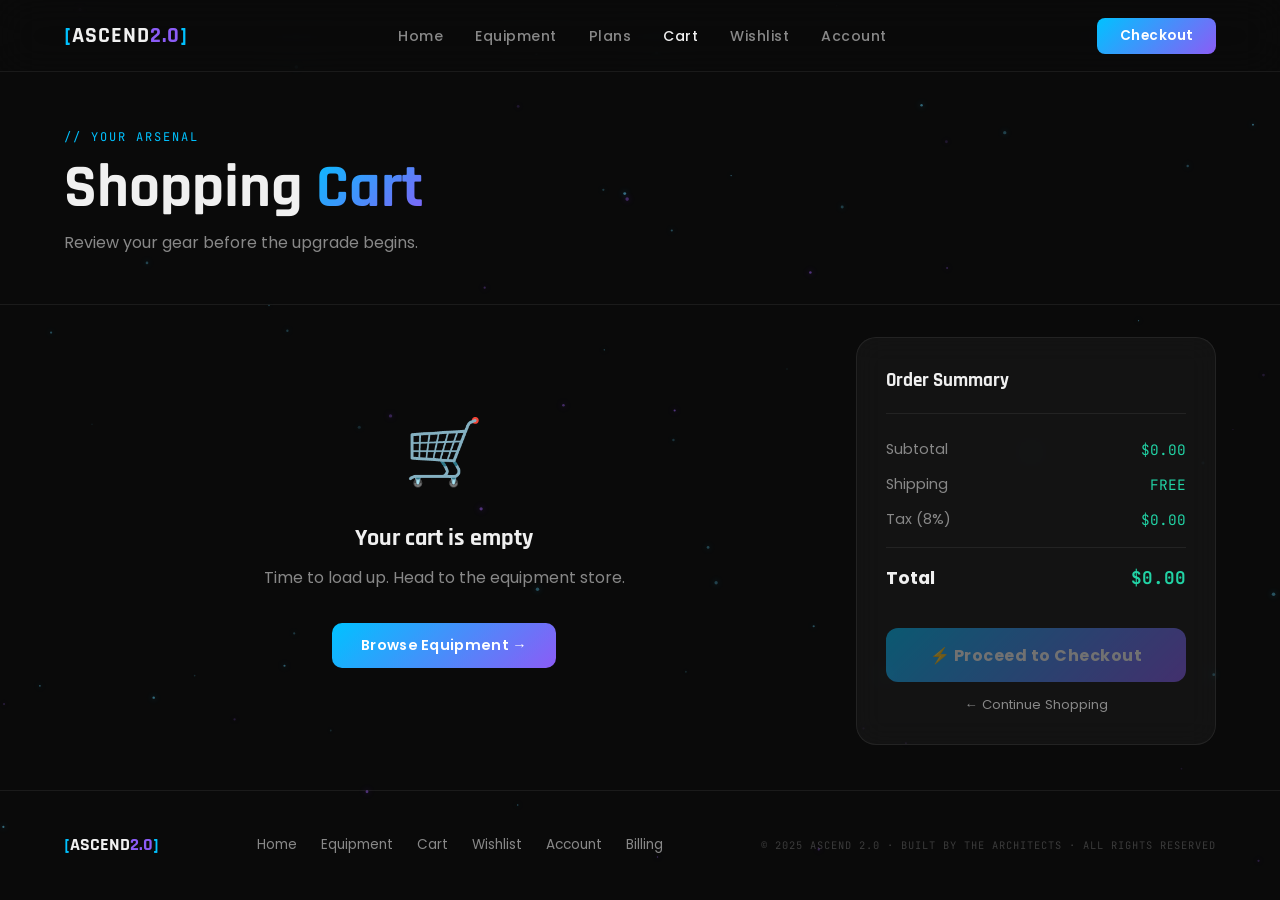
<file: cart.html>
<!DOCTYPE html>
<html lang="en">
<head>
  <meta charset="UTF-8" />
  <meta name="viewport" content="width=device-width, initial-scale=1.0" />
  <title>Cart — ASCEND 2.0</title>
  <link rel="stylesheet" href="styles.css" />
  <link rel="preconnect" href="https://fonts.googleapis.com" />
  <link rel="preconnect" href="https://fonts.gstatic.com" crossorigin />
  <link href="https://fonts.googleapis.com/css2?family=Rajdhani:wght@400;600;700&family=Poppins:wght@300;400;500;600;700;900&family=JetBrains+Mono:wght@400;700&display=swap" rel="stylesheet" />
</head>
<body data-page="cart">

  <canvas id="particle-canvas"></canvas>

  <nav id="navbar"></nav>
  <div class="mobile-menu" id="mobile-menu"></div>

  <header class="page-header">
    <div class="page-header-inner fade-in-section">
      <div class="section-tag mono-text">// YOUR ARSENAL</div>
      <h1>Shopping <span class="gradient-text">Cart</span>
        <span id="cart-count" class="nav-badge" style="font-size:1rem;padding:4px 10px;"></span>
      </h1>
      <p>Review your gear before the upgrade begins.</p>
    </div>
  </header>

  <main class="page-content" style="padding-top:2rem;">
    <div class="cart-layout">

      <!-- Cart Items -->
      <div>
        <div id="cart-empty" class="cart-empty-state">
          <div class="empty-icon">🛒</div>
          <h3>Your cart is empty</h3>
          <p>Time to load up. Head to the equipment store.</p>
          <a href="equipment.html" class="btn-primary ripple-btn">Browse Equipment →</a>
        </div>
        <div id="cart-body"></div>
      </div>

      <!-- Summary -->
      <div class="cart-summary-box fade-in-section">
        <h3>Order Summary</h3>
        <div class="summary-row">
          <span class="s-label">Subtotal</span>
          <span class="s-val" id="cart-subtotal">$0.00</span>
        </div>
        <div class="summary-row">
          <span class="s-label">Shipping</span>
          <span class="s-val" style="color:var(--green)">FREE</span>
        </div>
        <div class="summary-row">
          <span class="s-label">Tax (8%)</span>
          <span class="s-val" id="cart-tax">$0.00</span>
        </div>
        <div class="summary-row total-row">
          <span class="s-label">Total</span>
          <span class="s-val" id="cart-total">$0.00</span>
        </div>
        <button class="checkout-cta ripple-btn" id="checkout-btn" disabled>
          ⚡ Proceed to Checkout
        </button>
        <a href="equipment.html" class="shop-link">← Continue Shopping</a>
      </div>

    </div>
  </main>

  <footer id="site-footer" class="site-footer"></footer>

  <script src="data.js"></script>
  <script src="script.js"></script>
</body>
</html>
</file>
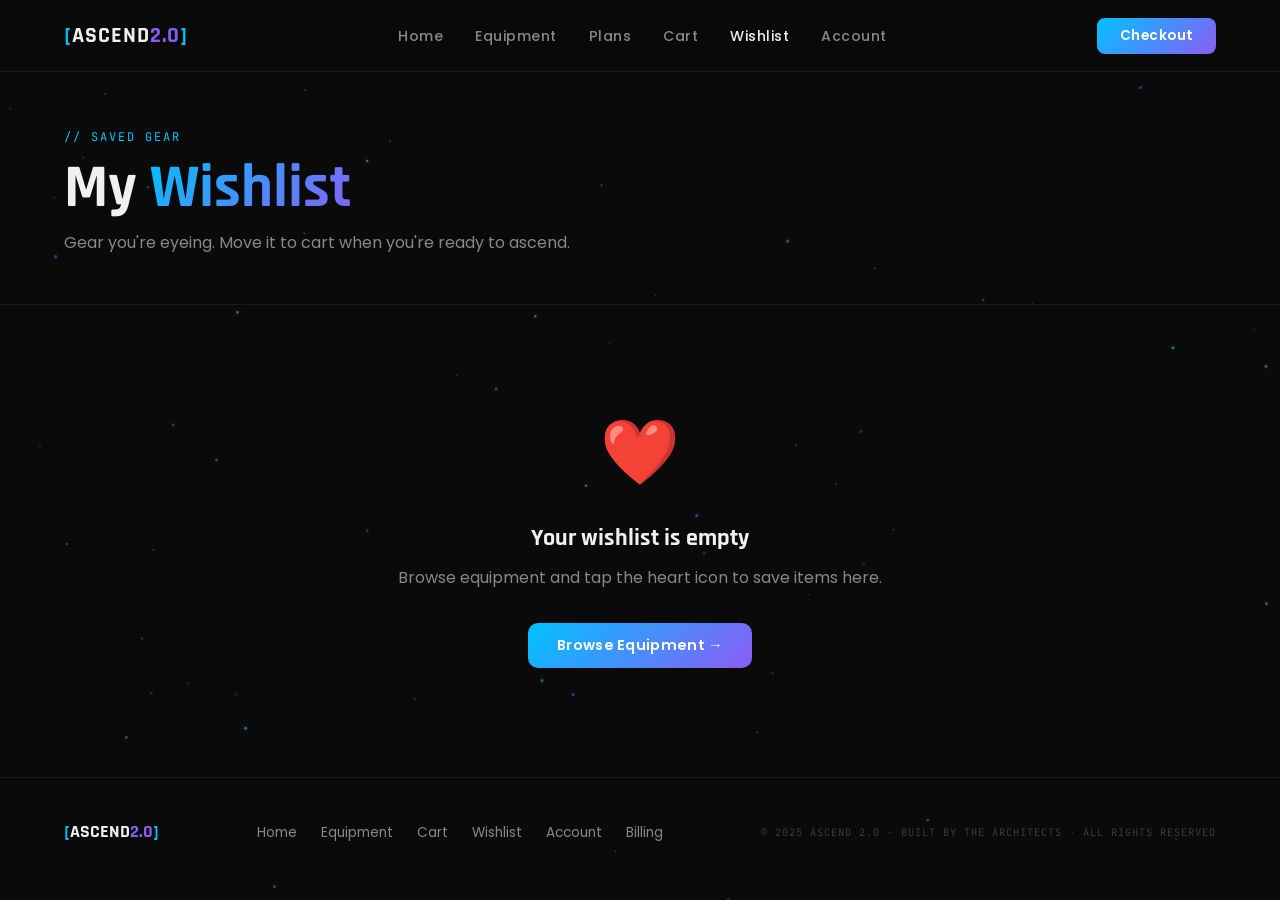
<file: wishlist.html>
<!DOCTYPE html>
<html lang="en">
<head>
  <meta charset="UTF-8" />
  <meta name="viewport" content="width=device-width, initial-scale=1.0" />
  <title>Wishlist — ASCEND 2.0</title>
  <link rel="stylesheet" href="styles.css" />
  <link rel="preconnect" href="https://fonts.googleapis.com" />
  <link rel="preconnect" href="https://fonts.gstatic.com" crossorigin />
  <link href="https://fonts.googleapis.com/css2?family=Rajdhani:wght@400;600;700&family=Poppins:wght@300;400;500;600;700;900&family=JetBrains+Mono:wght@400;700&display=swap" rel="stylesheet" />
</head>
<body data-page="wishlist">

  <canvas id="particle-canvas"></canvas>

  <nav id="navbar"></nav>
  <div class="mobile-menu" id="mobile-menu"></div>

  <header class="page-header">
    <div class="page-header-inner fade-in-section">
      <div class="section-tag mono-text">// SAVED GEAR</div>
      <h1>My <span class="gradient-text">Wishlist</span></h1>
      <p>Gear you're eyeing. Move it to cart when you're ready to ascend.</p>
    </div>
  </header>

  <main class="page-content" style="padding-top:2rem;">
    <div id="wishlist-empty" class="wishlist-empty-state">
      <div class="empty-icon">❤️</div>
      <h3>Your wishlist is empty</h3>
      <p>Browse equipment and tap the heart icon to save items here.</p>
      <a href="equipment.html" class="btn-primary ripple-btn">Browse Equipment →</a>
    </div>
    <div class="products-grid" id="wishlist-grid"></div>
  </main>

  <footer id="site-footer" class="site-footer"></footer>

  <script src="data.js"></script>
  <script src="script.js"></script>
</body>
</html>
</file>
<file: styles.css>
/* ============================================================
   ASCEND 2.0 — styles.css
   Dark luxury · Neon glow · Glassmorphism
============================================================ */

/* ---- CSS Variables ---- */
:root {
  --bg: #0a0a0a;
  --bg2: #0d0d0d;
  --surface: rgba(255,255,255,0.04);
  --border: rgba(255,255,255,0.07);
  --blue: #00c2ff;
  --purple: #8b5cf6;
  --pink: #e879f9;
  --green: #22d3a5;
  --gold: #f59e0b;
  --text: #f0f0f0;
  --muted: #888;
  --grad: linear-gradient(135deg, var(--blue), var(--purple));
  --grad2: linear-gradient(135deg, var(--purple), var(--pink));
  --glow-blue: 0 0 20px rgba(0,194,255,0.4), 0 0 60px rgba(0,194,255,0.1);
  --glow-purple: 0 0 20px rgba(139,92,246,0.4), 0 0 60px rgba(139,92,246,0.1);
  --glow-pink: 0 0 20px rgba(232,121,249,0.3), 0 0 40px rgba(232,121,249,0.1);
  --font-head: 'Rajdhani', sans-serif;
  --font-body: 'Poppins', sans-serif;
  --font-mono: 'JetBrains Mono', monospace;
  --radius: 16px;
  --transition: 0.3s cubic-bezier(0.25,0.8,0.25,1);
}

/* ---- Reset ---- */
*, *::before, *::after { box-sizing: border-box; margin: 0; padding: 0; }
html { scroll-behavior: smooth; }
body {
  background: var(--bg);
  color: var(--text);
  font-family: var(--font-body);
  overflow-x: hidden;
  line-height: 1.6;
}
a { color: inherit; text-decoration: none; }
img, svg { display: block; }
button { cursor: pointer; font-family: var(--font-body); border: none; outline: none; }
ul { list-style: none; }

/* ============================================================
   INTRO OVERLAY
============================================================ */
#intro-overlay {
  position: fixed;
  inset: 0;
  z-index: 9999;
  background: #000;
  display: flex;
  align-items: center;
  justify-content: center;
  flex-direction: column;
  transition: opacity 0.8s ease, visibility 0.8s ease;
}
#intro-overlay.hidden {
  opacity: 0;
  visibility: hidden;
  pointer-events: none;
}
.intro-content {
  text-align: center;
  z-index: 2;
}
.intro-text {
  font-family: var(--font-head);
  color: var(--text);
  opacity: 0;
  letter-spacing: 2px;
}
#intro-line1 {
  font-size: clamp(1.4rem, 4vw, 2.6rem);
  font-weight: 700;
  margin-bottom: 1rem;
  animation: introLine1 1s ease 0.5s forwards;
}
#intro-line2 {
  font-family: var(--font-mono);
  font-size: clamp(0.85rem, 2vw, 1.1rem);
  color: var(--blue);
  letter-spacing: 4px;
  animation: introLine2 0.8s ease 2s forwards;
}
.intro-bar-wrap {
  width: 260px;
  height: 2px;
  background: rgba(255,255,255,0.08);
  margin: 2rem auto 0;
  border-radius: 10px;
  overflow: hidden;
  opacity: 0;
  animation: fadeIn 0.5s ease 2.2s forwards;
}
.intro-bar {
  height: 100%;
  width: 0%;
  background: var(--grad);
  border-radius: 10px;
  animation: loadBar 1.2s ease 2.4s forwards;
  box-shadow: var(--glow-blue);
}
/* Glitch effect */
.glitch-text {
  position: relative;
}
.glitch-text::before,
.glitch-text::after {
  content: attr(data-text);
  position: absolute;
  left: 0; top: 0;
  width: 100%;
  height: 100%;
}
.glitch-text::before {
  color: var(--blue);
  animation: glitchA 3s infinite 1s;
  clip-path: polygon(0 30%, 100% 30%, 100% 50%, 0 50%);
}
.glitch-text::after {
  color: var(--purple);
  animation: glitchB 3s infinite 1.1s;
  clip-path: polygon(0 60%, 100% 60%, 100% 80%, 0 80%);
}
/* Scanlines */
.scanlines {
  position: absolute;
  inset: 0;
  background: repeating-linear-gradient(
    to bottom,
    transparent,
    transparent 2px,
    rgba(0,0,0,0.15) 2px,
    rgba(0,0,0,0.15) 4px
  );
  pointer-events: none;
  z-index: 1;
}

/* ============================================================
   PARTICLES CANVAS
============================================================ */
#particle-canvas {
  position: fixed;
  inset: 0;
  z-index: 0;
  pointer-events: none;
}

/* ============================================================
   UTILITY
============================================================ */
.glass {
  background: var(--surface);
  border: 1px solid var(--border);
  backdrop-filter: blur(14px);
  -webkit-backdrop-filter: blur(14px);
}
.gradient-text {
  background: var(--grad);
  -webkit-background-clip: text;
  -webkit-text-fill-color: transparent;
  background-clip: text;
}
.mono-text {
  font-family: var(--font-mono);
  font-size: 0.75rem;
  letter-spacing: 2px;
  text-transform: uppercase;
}
.section {
  padding: clamp(4rem, 10vh, 8rem) clamp(1rem, 5vw, 5rem);
  position: relative;
  z-index: 1;
}
.section-header {
  text-align: center;
  margin-bottom: 4rem;
}
.section-tag {
  color: var(--blue);
  margin-bottom: 0.75rem;
}
.section-header h2 {
  font-family: var(--font-head);
  font-size: clamp(2rem, 5vw, 3.2rem);
  font-weight: 700;
  line-height: 1.1;
  margin-bottom: 1rem;
}
.section-sub {
  color: var(--muted);
  font-size: clamp(0.9rem, 2vw, 1.05rem);
  max-width: 600px;
  margin: 0 auto;
}

/* Scroll fade-in */
.fade-in-section {
  opacity: 0;
  transform: translateY(30px);
  transition: opacity 0.7s ease calc(var(--delay, 0s)), transform 0.7s ease calc(var(--delay, 0s));
}
.fade-in-section.visible {
  opacity: 1;
  transform: translateY(0);
}

/* Ripple button */
.ripple-btn {
  position: relative;
  overflow: hidden;
}
.ripple-btn::after {
  content: '';
  position: absolute;
  border-radius: 50%;
  background: rgba(255,255,255,0.25);
  width: 0; height: 0;
  top: 50%; left: 50%;
  transform: translate(-50%, -50%);
  transition: width 0.5s, height 0.5s, opacity 0.5s;
  opacity: 1;
}
.ripple-btn:active::after {
  width: 300px; height: 300px;
  opacity: 0;
}

/* ============================================================
   NAVIGATION
============================================================ */
#navbar {
  position: fixed;
  top: 0; left: 0; right: 0;
  z-index: 100;
  display: flex;
  align-items: center;
  justify-content: space-between;
  padding: 1.1rem clamp(1rem, 5vw, 4rem);
  background: rgba(10,10,10,0.8);
  border-bottom: 1px solid var(--border);
  backdrop-filter: blur(20px);
  -webkit-backdrop-filter: blur(20px);
  transition: var(--transition);
}
#navbar.scrolled {
  background: rgba(10,10,10,0.97);
  box-shadow: 0 2px 40px rgba(0,0,0,0.5);
}
.nav-logo {
  font-family: var(--font-head);
  font-size: 1.4rem;
  font-weight: 700;
  letter-spacing: 1px;
}
.logo-bracket { color: var(--blue); }
.logo-v { color: var(--purple); }
.nav-links {
  display: flex;
  gap: 2rem;
}
.nav-links a {
  font-size: 0.88rem;
  font-weight: 500;
  color: var(--muted);
  letter-spacing: 0.5px;
  transition: color var(--transition);
}
.nav-links a:hover { color: var(--text); }
.nav-cta {
  background: var(--grad);
  color: #fff;
  padding: 0.5rem 1.4rem;
  border-radius: 8px;
  font-size: 0.85rem;
  font-weight: 600;
  letter-spacing: 0.5px;
  transition: opacity var(--transition), transform var(--transition);
}
.nav-cta:hover { opacity: 0.85; transform: scale(1.03); }
.hamburger {
  display: none;
  flex-direction: column;
  gap: 5px;
  background: none;
  padding: 4px;
}
.hamburger span {
  display: block;
  width: 24px; height: 2px;
  background: var(--text);
  border-radius: 2px;
  transition: var(--transition);
}
.hamburger.open span:nth-child(1) { transform: translateY(7px) rotate(45deg); }
.hamburger.open span:nth-child(2) { opacity: 0; }
.hamburger.open span:nth-child(3) { transform: translateY(-7px) rotate(-45deg); }

/* Mobile Menu */
.mobile-menu {
  display: none;
  position: fixed;
  top: 62px; left: 0; right: 0;
  z-index: 99;
  background: rgba(10,10,10,0.97);
  border-bottom: 1px solid var(--border);
  padding: 1.5rem 2rem;
}
.mobile-menu.open { display: block; }
.mobile-menu ul { display: flex; flex-direction: column; gap: 1.2rem; }
.mobile-menu a { font-size: 1.1rem; color: var(--muted); }
.mobile-menu a:hover { color: var(--text); }

/* ============================================================
   HERO
============================================================ */
#hero {
  min-height: 100vh;
  display: flex;
  align-items: center;
  justify-content: space-between;
  flex-wrap: wrap;
  gap: 3rem;
  padding: 7rem clamp(1rem, 6vw, 6rem) 5rem;
  position: relative;
  z-index: 1;
  overflow: hidden;
}
.hero-bg-glow {
  position: absolute;
  width: 700px; height: 700px;
  background: radial-gradient(circle, rgba(0,194,255,0.08) 0%, transparent 70%);
  top: -100px; left: -100px;
  pointer-events: none;
  animation: rotateBg 20s linear infinite;
}
.hero-grid-overlay {
  position: absolute;
  inset: 0;
  background-image:
    linear-gradient(rgba(255,255,255,0.02) 1px, transparent 1px),
    linear-gradient(90deg, rgba(255,255,255,0.02) 1px, transparent 1px);
  background-size: 60px 60px;
  pointer-events: none;
  mask-image: radial-gradient(ellipse at center, black 30%, transparent 80%);
}
.hero-content { flex: 1; max-width: 680px; }
.hero-badge {
  color: var(--blue);
  margin-bottom: 1.2rem;
}
.hero-title {
  font-family: var(--font-head);
  font-size: clamp(2.6rem, 6vw, 4.8rem);
  font-weight: 700;
  line-height: 1.05;
  margin-bottom: 1.4rem;
  letter-spacing: -0.5px;
}
.hero-sub {
  font-size: clamp(0.95rem, 2vw, 1.1rem);
  color: var(--muted);
  line-height: 1.7;
  margin-bottom: 2.2rem;
}
.hero-actions { display: flex; gap: 1rem; flex-wrap: wrap; margin-bottom: 2.5rem; }
.btn-primary {
  background: var(--grad);
  color: #fff;
  padding: 0.85rem 2rem;
  border-radius: 10px;
  font-size: 1rem;
  font-weight: 600;
  display: flex;
  align-items: center;
  gap: 0.5rem;
  transition: box-shadow var(--transition), transform var(--transition);
}
.btn-primary:hover {
  box-shadow: var(--glow-blue);
  transform: translateY(-2px);
}
.btn-ghost {
  background: transparent;
  color: var(--text);
  padding: 0.85rem 2rem;
  border-radius: 10px;
  font-size: 1rem;
  font-weight: 500;
  border: 1px solid var(--border);
  transition: border-color var(--transition), color var(--transition), transform var(--transition);
}
.btn-ghost:hover {
  border-color: var(--blue);
  color: var(--blue);
  transform: translateY(-2px);
}
.hero-xp {
  display: flex;
  align-items: center;
  gap: 1rem;
  flex-wrap: wrap;
}
.xp-label { color: var(--muted); font-size: 0.65rem; }
.xp-track {
  flex: 1;
  height: 6px;
  background: rgba(255,255,255,0.06);
  border-radius: 10px;
  min-width: 120px;
  position: relative;
}
.xp-fill {
  height: 100%;
  background: var(--grad);
  border-radius: 10px;
  box-shadow: var(--glow-blue);
}
.xp-val {
  position: absolute;
  right: -2rem;
  top: -8px;
  font-size: 0.6rem;
  color: var(--blue);
}
/* Hero stats */
.hero-stats {
  display: flex;
  flex-direction: column;
  gap: 1rem;
  align-self: center;
}
.stat-card {
  padding: 1.2rem 1.6rem;
  border-radius: var(--radius);
  text-align: center;
  min-width: 130px;
  transition: transform var(--transition), box-shadow var(--transition);
}
.stat-card:hover {
  transform: translateY(-4px);
  box-shadow: var(--glow-purple);
}
.stat-num {
  font-family: var(--font-head);
  font-size: 2rem;
  font-weight: 700;
}
.stat-label {
  font-size: 0.75rem;
  color: var(--muted);
  letter-spacing: 0.5px;
}

/* ============================================================
   UPGRADE PATHS
============================================================ */
.paths-grid {
  display: grid;
  grid-template-columns: repeat(auto-fit, minmax(280px, 1fr));
  gap: 1.5rem;
  position: relative;
  z-index: 1;
}
.path-card {
  border-radius: 20px;
  padding: 2.2rem;
  position: relative;
  transition: transform var(--transition), box-shadow var(--transition);
  overflow: hidden;
  cursor: pointer;
}
.path-card:hover {
  transform: translateY(-8px) scale(1.01);
}
.path-card[data-path="physical"]:hover { box-shadow: 0 0 40px rgba(0,194,255,0.2); }
.path-card[data-path="mental"]:hover { box-shadow: 0 0 40px rgba(139,92,246,0.2); }
.path-card[data-path="discipline"]:hover { box-shadow: 0 0 40px rgba(232,121,249,0.2); }

.path-icon-wrap {
  width: 60px; height: 60px;
  border-radius: 14px;
  display: flex;
  align-items: center;
  justify-content: center;
  margin-bottom: 1.2rem;
}
.physical-icon { background: rgba(0,194,255,0.12); }
.mental-icon   { background: rgba(139,92,246,0.12); }
.discipline-icon { background: rgba(232,121,249,0.12); }

.path-svg {
  width: 36px; height: 36px;
  fill: none;
  stroke-linecap: round;
  stroke-linejoin: round;
}
.physical-icon .path-svg  { stroke: var(--blue); fill: var(--blue); }
.mental-icon .path-svg    { stroke: var(--purple); }
.discipline-icon .path-svg { stroke: var(--pink); fill: var(--pink); }

.path-tag {
  font-size: 0.65rem;
  margin-bottom: 0.5rem;
  letter-spacing: 3px;
}
.physical-tag  { color: var(--blue); }
.mental-tag    { color: var(--purple); }
.discipline-tag { color: var(--pink); }

.path-card h3 {
  font-family: var(--font-head);
  font-size: 1.7rem;
  font-weight: 700;
  line-height: 1.15;
  margin-bottom: 0.8rem;
}
.path-card p {
  color: var(--muted);
  font-size: 0.9rem;
  line-height: 1.6;
  margin-bottom: 1.2rem;
}
.path-features { display: flex; flex-direction: column; gap: 0.4rem; margin-bottom: 1.5rem; }
.path-features li { font-size: 0.82rem; color: var(--muted); }
.path-btn {
  width: 100%;
  padding: 0.7rem;
  border-radius: 10px;
  font-size: 0.9rem;
  font-weight: 600;
  transition: var(--transition);
}
.physical-btn  { background: rgba(0,194,255,0.12); color: var(--blue); border: 1px solid rgba(0,194,255,0.3); }
.mental-btn    { background: rgba(139,92,246,0.12); color: var(--purple); border: 1px solid rgba(139,92,246,0.3); }
.discipline-btn { background: rgba(232,121,249,0.12); color: var(--pink); border: 1px solid rgba(232,121,249,0.3); }
.physical-btn:hover  { background: rgba(0,194,255,0.22); box-shadow: var(--glow-blue); }
.mental-btn:hover    { background: rgba(139,92,246,0.22); box-shadow: var(--glow-purple); }
.discipline-btn:hover { background: rgba(232,121,249,0.22); box-shadow: var(--glow-pink); }

.path-glow {
  position: absolute;
  bottom: -60px; right: -60px;
  width: 180px; height: 180px;
  border-radius: 50%;
  opacity: 0;
  transition: opacity var(--transition);
  pointer-events: none;
}
.physical-glow  { background: radial-gradient(circle, rgba(0,194,255,0.12), transparent); }
.mental-glow    { background: radial-gradient(circle, rgba(139,92,246,0.12), transparent); }
.discipline-glow { background: radial-gradient(circle, rgba(232,121,249,0.12), transparent); }
.path-card:hover .path-glow { opacity: 1; }

/* ============================================================
   EXERCISES (2D Stickman Animations)
============================================================ */
.exercises-grid {
  display: grid;
  grid-template-columns: repeat(auto-fit, minmax(280px, 1fr));
  gap: 1.5rem;
  position: relative;
  z-index: 1;
}
.exercise-card {
  border-radius: 20px;
  padding: 1.8rem;
  transition: transform var(--transition), box-shadow var(--transition);
}
.exercise-card:hover {
  transform: translateY(-6px);
  box-shadow: 0 0 40px rgba(0,194,255,0.12);
}
.exercise-label {
  display: flex;
  align-items: center;
  gap: 0.8rem;
  margin-bottom: 1rem;
}
.ex-tag { color: var(--blue); font-size: 0.65rem; letter-spacing: 2px; }
.exercise-label h3 { font-family: var(--font-head); font-size: 1.4rem; font-weight: 700; }
.anim-stage {
  height: 160px;
  display: flex;
  align-items: center;
  justify-content: center;
  background: rgba(0,0,0,0.3);
  border-radius: 12px;
  margin-bottom: 1rem;
  overflow: hidden;
}
.stickman {
  width: 100%;
  height: 100%;
  stroke: var(--blue);
  stroke-width: 3;
  stroke-linecap: round;
  stroke-linejoin: round;
}
.exercise-meta {
  display: flex;
  gap: 0.5rem;
  margin-bottom: 0.8rem;
  flex-wrap: wrap;
}
.meta-pill {
  background: rgba(0,194,255,0.1);
  border: 1px solid rgba(0,194,255,0.2);
  color: var(--blue);
  font-size: 0.72rem;
  font-family: var(--font-mono);
  padding: 0.25rem 0.7rem;
  border-radius: 20px;
  letter-spacing: 0.5px;
}
.exercise-desc {
  font-size: 0.85rem;
  color: var(--muted);
  line-height: 1.6;
}

/* --- PUSH-UP ANIMATION --- */
/* The body group moves up and down like doing a push-up */
.pushup-body {
  animation: pushupMove 1.5s ease-in-out infinite;
  transform-origin: center;
}
@keyframes pushupMove {
  0%   { transform: translateY(0px); }
  35%  { transform: translateY(18px); }
  70%  { transform: translateY(0px); }
  100% { transform: translateY(0px); }
}

/* --- SQUAT ANIMATION --- */
/* Whole stickman squats down and rises */
.squat-anim { animation: squatBody 2s ease-in-out infinite; }
@keyframes squatBody {
  0%   { transform: translateY(0); }
  40%  { transform: translateY(20px); }
  80%  { transform: translateY(0); }
  100% { transform: translateY(0); }
}

/* --- PLANK ANIMATION (breathing pulse) --- */
.plank-body {
  animation: plankBreath 3s ease-in-out infinite;
  transform-origin: 130px 84px;
}
@keyframes plankBreath {
  0%, 100% { transform: scaleY(1); }
  50%       { transform: scaleY(1.04); }
}
.plank-pulse {
  animation: plankPulse 3s ease-in-out infinite;
  stroke: var(--blue);
}
@keyframes plankPulse {
  0%, 100% { r: 5; opacity: 0.5; }
  50%       { r: 14; opacity: 0; }
}

/* ============================================================
   PLANS
============================================================ */
.billing-toggle {
  display: flex;
  align-items: center;
  justify-content: center;
  gap: 1rem;
  margin-top: 1.5rem;
}
.toggle-label { font-size: 0.9rem; color: var(--muted); }
.toggle-switch {
  position: relative;
  display: inline-block;
  width: 52px; height: 28px;
}
.toggle-switch input { opacity: 0; width: 0; height: 0; }
.toggle-slider {
  position: absolute;
  inset: 0;
  background: rgba(255,255,255,0.1);
  border-radius: 28px;
  cursor: pointer;
  transition: var(--transition);
  border: 1px solid var(--border);
}
.toggle-slider::before {
  content: '';
  position: absolute;
  width: 20px; height: 20px;
  left: 4px; top: 3px;
  background: var(--text);
  border-radius: 50%;
  transition: var(--transition);
}
input:checked + .toggle-slider { background: var(--grad); }
input:checked + .toggle-slider::before { transform: translateX(24px); }
.save-badge {
  background: rgba(34,211,165,0.15);
  color: var(--green);
  font-size: 0.6rem;
  font-family: var(--font-mono);
  padding: 0.15rem 0.5rem;
  border-radius: 20px;
  letter-spacing: 1px;
  margin-left: 0.3rem;
}
.plans-grid {
  display: grid;
  grid-template-columns: repeat(auto-fit, minmax(260px, 1fr));
  gap: 1.5rem;
  position: relative;
  z-index: 1;
  align-items: start;
}
.plan-card {
  border-radius: 20px;
  padding: 2rem;
  transition: transform var(--transition), box-shadow var(--transition);
}
.plan-card:hover { transform: translateY(-6px); }
.plan-name {
  font-family: var(--font-head);
  font-size: 1.5rem;
  font-weight: 700;
  letter-spacing: 2px;
  margin-bottom: 0.3rem;
}
.plan-desc { font-size: 0.8rem; color: var(--muted); margin-bottom: 1.5rem; }
.plan-price {
  display: flex;
  align-items: flex-end;
  gap: 0.2rem;
  margin-bottom: 1.5rem;
}
.price-currency { font-size: 1.2rem; color: var(--muted); align-self: flex-start; margin-top: 6px; }
.price-amount {
  font-family: var(--font-head);
  font-size: 3rem;
  font-weight: 700;
  line-height: 1;
  transition: var(--transition);
}
.price-period { font-size: 0.85rem; color: var(--muted); padding-bottom: 6px; }
.plan-features { display: flex; flex-direction: column; gap: 0.6rem; margin-bottom: 2rem; }
.plan-features li { font-size: 0.85rem; }
.feat-yes { color: var(--text); }
.feat-no  { color: rgba(255,255,255,0.2); }
.plan-btn {
  width: 100%;
  padding: 0.85rem;
  border-radius: 10px;
  font-size: 0.95rem;
  font-weight: 600;
  letter-spacing: 0.3px;
  transition: var(--transition);
}
.ghost-plan-btn {
  background: transparent;
  color: var(--text);
  border: 1px solid var(--border);
}
.ghost-plan-btn:hover {
  border-color: var(--blue);
  color: var(--blue);
  box-shadow: var(--glow-blue);
}

/* ELITE card */
.elite-card {
  border-color: rgba(139,92,246,0.3);
  background: rgba(139,92,246,0.05);
  position: relative;
  transform: scale(1.03);
}
.elite-card:hover { transform: scale(1.03) translateY(-6px); }
.elite-badge {
  background: var(--grad);
  -webkit-background-clip: text;
  -webkit-text-fill-color: transparent;
  background-clip: text;
  font-size: 0.65rem;
  letter-spacing: 3px;
  margin-bottom: 0.8rem;
}
.elite-name { background: var(--grad); -webkit-background-clip: text; -webkit-text-fill-color: transparent; background-clip: text; }
.elite-btn {
  background: var(--grad);
  color: #fff;
}
.elite-btn:hover { box-shadow: var(--glow-purple); opacity: 0.9; }
.elite-glow-ring {
  position: absolute;
  inset: -1px;
  border-radius: 21px;
  background: var(--grad);
  z-index: -1;
  opacity: 0.3;
  filter: blur(8px);
  animation: eliteRingPulse 3s ease-in-out infinite;
}
@keyframes eliteRingPulse {
  0%,100% { opacity: 0.2; }
  50%      { opacity: 0.5; }
}

/* ============================================================
   PROGRESS
============================================================ */
.progress-container {
  border-radius: 24px;
  padding: clamp(1.5rem, 4vw, 3rem);
  max-width: 900px;
  margin: 0 auto;
  position: relative;
  z-index: 1;
}
.progress-levels {
  display: flex;
  gap: 0.5rem;
  margin-bottom: 2rem;
  flex-wrap: wrap;
  justify-content: center;
}
.level-item {
  display: flex;
  flex-direction: column;
  align-items: center;
  gap: 0.3rem;
  opacity: 0.3;
  transition: var(--transition);
  cursor: default;
}
.level-item.active-level { opacity: 1; }
.level-item.unlocked { opacity: 0.7; }
.level-num {
  width: 36px; height: 36px;
  border-radius: 50%;
  border: 1px solid var(--border);
  display: flex;
  align-items: center;
  justify-content: center;
  font-family: var(--font-mono);
  font-size: 0.75rem;
  font-weight: 700;
  transition: var(--transition);
}
.active-level .level-num {
  background: var(--grad);
  border-color: transparent;
  box-shadow: var(--glow-blue);
  color: #fff;
}
.level-name { font-size: 0.6rem; color: var(--muted); letter-spacing: 0.5px; }
.xp-section { margin-bottom: 2rem; }
.xp-header {
  display: flex;
  justify-content: space-between;
  align-items: center;
  margin-bottom: 0.75rem;
}
.xp-count { color: var(--blue); font-size: 0.75rem; }
.xp-bar-container {
  height: 12px;
  background: rgba(255,255,255,0.05);
  border-radius: 12px;
  overflow: hidden;
  position: relative;
  border: 1px solid var(--border);
}
.xp-bar-fill {
  height: 100%;
  background: var(--grad);
  border-radius: 12px;
  transition: width 1.5s cubic-bezier(0.25,1,0.5,1);
  box-shadow: var(--glow-blue);
}
.xp-bar-glow {
  position: absolute;
  inset: 0;
  background: linear-gradient(90deg, transparent, rgba(255,255,255,0.06), transparent);
  animation: shimmer 2s linear infinite;
}
@keyframes shimmer {
  0% { transform: translateX(-100%); }
  100% { transform: translateX(100%); }
}
.xp-milestones {
  display: flex;
  justify-content: space-between;
  margin-top: 0.4rem;
}
.xp-milestones span { font-size: 0.65rem; color: var(--muted); font-family: var(--font-mono); }
.stats-row {
  display: grid;
  grid-template-columns: repeat(auto-fit, minmax(140px, 1fr));
  gap: 1rem;
}
.stat-block {
  background: rgba(255,255,255,0.03);
  border: 1px solid var(--border);
  border-radius: 12px;
  padding: 1.2rem;
  text-align: center;
  transition: var(--transition);
}
.stat-block:hover { transform: translateY(-4px); box-shadow: var(--glow-purple); }
.stat-icon { font-size: 1.5rem; margin-bottom: 0.5rem; }
.stat-val {
  font-family: var(--font-head);
  font-size: 2rem;
  font-weight: 700;
  display: block;
  margin-bottom: 0.25rem;
}
.stat-lbl { font-size: 0.75rem; color: var(--muted); }
.glass-inner { backdrop-filter: blur(8px); }

/* ============================================================
   TEAM
============================================================ */
.team-grid {
  display: grid;
  grid-template-columns: repeat(auto-fit, minmax(240px, 1fr));
  gap: 1.5rem;
  position: relative;
  z-index: 1;
}
.team-card {
  border-radius: 20px;
  padding: 2rem;
  text-align: center;
  transition: transform var(--transition), box-shadow var(--transition);
  position: relative;
}
.team-card:hover {
  transform: translateY(-8px);
  box-shadow: var(--glow-purple);
}
.leader-card {
  border-color: rgba(139,92,246,0.3);
  background: rgba(139,92,246,0.05);
}
.leader-badge-wrap { margin-bottom: 0.8rem; }
.leader-badge {
  background: var(--grad);
  -webkit-background-clip: text;
  -webkit-text-fill-color: transparent;
  background-clip: text;
  font-size: 0.65rem;
  letter-spacing: 2px;
}
.avatar-wrap {
  position: relative;
  width: 80px; height: 80px;
  margin: 0 auto 1.2rem;
}
.avatar-inner {
  width: 80px; height: 80px;
  border-radius: 50%;
  background: var(--grad);
  display: flex;
  align-items: center;
  justify-content: center;
  font-family: var(--font-head);
  font-size: 1.5rem;
  font-weight: 700;
  color: #fff;
  position: relative;
  z-index: 1;
}
.avatar-ring {
  position: absolute;
  inset: -4px;
  border-radius: 50%;
  border: 1.5px solid transparent;
  background: var(--grad) border-box;
  -webkit-mask: linear-gradient(#fff 0 0) padding-box, linear-gradient(#fff 0 0);
  -webkit-mask-composite: destination-out;
  mask-composite: exclude;
  animation: spinRing 6s linear infinite;
}
@keyframes spinRing {
  to { transform: rotate(360deg); }
}
.member-name {
  font-family: var(--font-head);
  font-size: 1.2rem;
  font-weight: 700;
  margin-bottom: 0.3rem;
}
.member-role { color: var(--blue); font-size: 0.65rem; letter-spacing: 1px; margin-bottom: 0.8rem; }
.member-bio { font-size: 0.82rem; color: var(--muted); line-height: 1.6; margin-bottom: 1rem; }
.member-tags { display: flex; gap: 0.4rem; justify-content: center; flex-wrap: wrap; }
.m-tag {
  font-size: 0.68rem;
  padding: 0.2rem 0.6rem;
  border-radius: 20px;
  background: rgba(255,255,255,0.05);
  border: 1px solid var(--border);
  color: var(--muted);
}

/* ============================================================
   CTA BAND
============================================================ */
.cta-band {
  padding: clamp(4rem, 10vh, 8rem) clamp(1rem, 5vw, 5rem);
  text-align: center;
  position: relative;
  overflow: hidden;
  z-index: 1;
  border-top: 1px solid var(--border);
  border-bottom: 1px solid var(--border);
}
.cta-glow {
  position: absolute;
  inset: 0;
  background: radial-gradient(ellipse at center, rgba(139,92,246,0.12) 0%, transparent 70%);
  pointer-events: none;
}
.cta-content h2 {
  font-family: var(--font-head);
  font-size: clamp(2.4rem, 6vw, 4rem);
  font-weight: 700;
  line-height: 1.1;
  margin-bottom: 1rem;
}
.cta-content p {
  color: var(--muted);
  font-size: clamp(0.9rem, 2vw, 1.05rem);
  margin-bottom: 2rem;
}
.large-btn { padding: 1rem 3rem; font-size: 1.1rem; }

/* ============================================================
   FOOTER
============================================================ */
.site-footer {
  padding: 2.5rem clamp(1rem, 5vw, 5rem);
  display: flex;
  align-items: center;
  justify-content: space-between;
  flex-wrap: wrap;
  gap: 1rem;
  border-top: 1px solid var(--border);
  position: relative;
  z-index: 1;
}
.footer-logo {
  font-family: var(--font-head);
  font-size: 1.1rem;
  font-weight: 700;
}
.footer-links { display: flex; gap: 1.5rem; }
.footer-links a { font-size: 0.85rem; color: var(--muted); transition: color var(--transition); }
.footer-links a:hover { color: var(--text); }
.footer-copy { color: rgba(255,255,255,0.2); font-size: 0.65rem; letter-spacing: 1px; }

/* ============================================================
   KEYFRAMES
============================================================ */
@keyframes introLine1 {
  0%   { opacity: 0; transform: translateY(10px) skewX(-3deg); }
  100% { opacity: 1; transform: translateY(0) skewX(0); }
}
@keyframes introLine2 {
  0%   { opacity: 0; letter-spacing: 10px; }
  100% { opacity: 1; letter-spacing: 4px; }
}
@keyframes loadBar {
  0%   { width: 0%; }
  100% { width: 100%; }
}
@keyframes fadeIn {
  to { opacity: 1; }
}
@keyframes glitchA {
  0%,80%,100% { transform: translate(0); opacity: 0; }
  82%          { transform: translate(-3px, 1px); opacity: 0.5; }
  86%          { transform: translate(3px, -1px); opacity: 0.5; }
  90%          { opacity: 0; }
}
@keyframes glitchB {
  0%,84%,100% { transform: translate(0); opacity: 0; }
  86%          { transform: translate(3px, 2px); opacity: 0.4; }
  90%          { transform: translate(-3px, -2px); opacity: 0.4; }
  94%          { opacity: 0; }
}
@keyframes rotateBg {
  to { transform: rotate(360deg) scale(1.2); }
}

/* ============================================================
   RESPONSIVE
============================================================ */
@media (max-width: 900px) {
  .nav-links, .nav-cta { display: none; }
  .hamburger { display: flex; }
  #hero {
    flex-direction: column;
    text-align: center;
    padding-top: 6rem;
  }
  .hero-actions { justify-content: center; }
  .hero-xp { justify-content: center; }
  .hero-stats {
    flex-direction: row;
    justify-content: center;
    flex-wrap: wrap;
    width: 100%;
  }
  .stat-card { min-width: 100px; }
  .elite-card { transform: scale(1); }
  .elite-card:hover { transform: translateY(-6px); }
  .site-footer { flex-direction: column; text-align: center; }
  .footer-links { justify-content: center; }
}
@media (max-width: 560px) {
  .plans-grid { grid-template-columns: 1fr; }
  .team-grid  { grid-template-columns: 1fr; }
  .stats-row  { grid-template-columns: repeat(2, 1fr); }
  .progress-levels { gap: 0.3rem; }
  .level-num { width: 28px; height: 28px; font-size: 0.65rem; }
  .level-name { display: none; }
}

/* ============================================================
   ECOMMERCE EXTENSIONS — ASCEND 2.0
============================================================ */

/* ── Nav Enhancements ─────────────────────────────────────── */
.nav-logo { text-decoration: none; font-family: var(--font-head); font-size: 1.4rem; font-weight: 700; letter-spacing: 1px; }
.nav-active { color: var(--text) !important; }
.nav-badge {
  display: inline-block;
  background: var(--grad);
  color: #fff;
  border-radius: 20px;
  font-size: 0.6rem;
  font-family: var(--font-mono);
  padding: 0 5px;
  min-width: 16px;
  text-align: center;
  vertical-align: middle;
  margin-left: 3px;
  line-height: 16px;
}
.nav-badge-pink { background: var(--grad2); }
.nav-badge:empty { display: none; }

/* ── Toast ────────────────────────────────────────────────── */
#ascend-toast {
  position: fixed;
  bottom: 2rem;
  right: 2rem;
  z-index: 9999;
  background: rgba(10,10,10,0.95);
  border: 1px solid var(--border);
  backdrop-filter: blur(20px);
  border-left: 3px solid var(--blue);
  color: var(--text);
  padding: 0.9rem 1.4rem;
  border-radius: 12px;
  font-size: 0.9rem;
  font-weight: 500;
  transform: translateY(120%);
  opacity: 0;
  transition: transform 0.4s cubic-bezier(0.25,1,0.5,1), opacity 0.4s ease;
  pointer-events: none;
  box-shadow: var(--glow-blue);
  max-width: 280px;
}
#ascend-toast.toast-show { transform: translateY(0); opacity: 1; }

/* ── Page Header ──────────────────────────────────────────── */
.page-header {
  padding: 8rem clamp(1rem,5vw,5rem) 3rem;
  position: relative;
  z-index: 1;
  border-bottom: 1px solid var(--border);
}
.page-header-inner { max-width: 1400px; margin: 0 auto; }
.page-header .section-tag { margin-bottom: 0.5rem; }
.page-header h1 {
  font-family: var(--font-head);
  font-size: clamp(2.2rem, 5vw, 3.8rem);
  font-weight: 700;
  line-height: 1.1;
  margin-bottom: 0.5rem;
}
.page-header p { color: var(--muted); font-size: 1rem; }

/* ── Page Content Wrapper ─────────────────────────────────── */
.page-content {
  padding: clamp(2rem, 5vh, 4rem) clamp(1rem, 5vw, 5rem);
  position: relative;
  z-index: 1;
  max-width: 1400px;
  margin: 0 auto;
}

/* ── Product Cards ────────────────────────────────────────── */
.products-section { margin-bottom: 4rem; }
.products-section-title {
  font-family: var(--font-head);
  font-size: 1.5rem;
  font-weight: 700;
  margin-bottom: 1.5rem;
  display: flex;
  align-items: center;
  gap: 0.75rem;
}
.products-section-title::after {
  content: '';
  flex: 1;
  height: 1px;
  background: var(--border);
}

.products-grid {
  display: grid;
  grid-template-columns: repeat(auto-fill, minmax(240px, 1fr));
  gap: 1.5rem;
}

.prod-card {
  border-radius: 18px;
  overflow: hidden;
  transition: transform var(--transition), box-shadow var(--transition);
  cursor: pointer;
  position: relative;
}
.prod-card:hover { transform: translateY(-8px); box-shadow: var(--glow-purple); }
.prod-tag {
  position: absolute;
  top: 12px;
  left: 12px;
  z-index: 3;
  font-family: var(--font-mono);
  font-size: 0.6rem;
  letter-spacing: 1px;
  padding: 4px 10px;
  border-radius: 20px;
  font-weight: 700;
}
.tag-best { background: var(--grad); color: #fff; }
.tag-new { background: rgba(34,211,165,0.2); border: 1px solid var(--green); color: var(--green); }

.prod-img-wrap {
  position: relative;
  overflow: hidden;
  aspect-ratio: 4/3;
  background: rgba(255,255,255,0.03);
}
.prod-img-wrap img {
  width: 100%; height: 100%;
  object-fit: cover;
  transition: transform 0.5s ease;
}
.prod-card:hover .prod-img-wrap img { transform: scale(1.06); }

.wish-btn {
  position: absolute;
  top: 10px; right: 10px;
  background: rgba(10,10,10,0.7);
  border: 1px solid var(--border);
  backdrop-filter: blur(10px);
  border-radius: 50%;
  width: 36px; height: 36px;
  display: flex; align-items: center; justify-content: center;
  font-size: 1rem;
  transition: var(--transition);
  z-index: 2;
}
.wish-btn:hover { transform: scale(1.15); background: rgba(232,121,249,0.15); border-color: var(--pink); }
.wish-btn.wished { background: rgba(232,121,249,0.15); border-color: var(--pink); }

.prod-info { padding: 1rem; }
.prod-cat { color: var(--muted); font-size: 0.6rem; margin-bottom: 0.3rem; }
.prod-name {
  font-family: var(--font-head);
  font-size: 1rem;
  font-weight: 700;
  line-height: 1.3;
  margin-bottom: 0.4rem;
  color: var(--text);
}
.prod-stars { font-size: 0.7rem; margin-bottom: 0.6rem; display: flex; align-items: center; gap: 0.3rem; }
.stars-filled { color: var(--gold); letter-spacing: -1px; }
.prod-rating { color: var(--muted); font-family: var(--font-mono); }
.prod-bottom { display: flex; align-items: center; justify-content: space-between; gap: 0.5rem; }
.prod-price {
  font-family: var(--font-head);
  font-size: 1.3rem;
  font-weight: 700;
  background: var(--grad);
  -webkit-background-clip: text;
  -webkit-text-fill-color: transparent;
  background-clip: text;
}
.btn-add-cart {
  background: var(--grad);
  color: #fff;
  border: none;
  padding: 0.45rem 0.9rem;
  border-radius: 8px;
  font-size: 0.78rem;
  font-weight: 600;
  transition: opacity var(--transition), transform var(--transition);
  white-space: nowrap;
  flex-shrink: 0;
}
.btn-add-cart:hover { opacity: 0.85; transform: scale(1.03); }

.no-results { text-align: center; color: var(--muted); padding: 3rem; width: 100%; }

/* ── Equipment Filters ────────────────────────────────────── */
.equip-controls {
  display: flex;
  flex-wrap: wrap;
  gap: 1rem;
  margin-bottom: 2rem;
  align-items: center;
}
.filter-group {
  display: flex;
  flex-wrap: wrap;
  gap: 0.5rem;
  flex: 1;
}
.filter-btn {
  background: rgba(255,255,255,0.04);
  border: 1px solid var(--border);
  color: var(--muted);
  padding: 0.4rem 1rem;
  border-radius: 20px;
  font-size: 0.8rem;
  font-weight: 500;
  transition: var(--transition);
}
.filter-btn:hover { border-color: var(--blue); color: var(--text); }
.filter-btn.active {
  background: var(--grad);
  border-color: transparent;
  color: #fff;
}
.search-wrap {
  position: relative;
  flex-shrink: 0;
}
.search-input {
  background: rgba(255,255,255,0.04);
  border: 1px solid var(--border);
  color: var(--text);
  padding: 0.5rem 1rem 0.5rem 2.4rem;
  border-radius: 20px;
  font-family: var(--font-body);
  font-size: 0.85rem;
  outline: none;
  transition: border-color var(--transition);
  width: 220px;
}
.search-input:focus { border-color: var(--blue); }
.search-input::placeholder { color: var(--muted); }
.search-icon {
  position: absolute;
  left: 0.85rem;
  top: 50%;
  transform: translateY(-50%);
  color: var(--muted);
  pointer-events: none;
  font-size: 0.85rem;
}

/* ── Cart Page ────────────────────────────────────────────── */
.cart-layout {
  display: grid;
  grid-template-columns: 1fr 360px;
  gap: 2rem;
  align-items: start;
}
.cart-item {
  display: grid;
  grid-template-columns: 100px 1fr auto;
  gap: 1.2rem;
  align-items: center;
  padding: 1.2rem;
  border-radius: 16px;
  margin-bottom: 1rem;
  transition: transform var(--transition), box-shadow var(--transition);
}
.cart-item:hover { transform: translateX(4px); box-shadow: var(--glow-blue); }
.cart-item-img {
  width: 100px; height: 80px;
  object-fit: cover;
  border-radius: 10px;
}
.cart-item-cat { color: var(--muted); font-size: 0.6rem; margin-bottom: 0.25rem; }
.cart-item-name { font-family: var(--font-head); font-size: 1rem; font-weight: 700; margin-bottom: 0.3rem; }
.cart-item-price { font-size: 0.9rem; }
.cart-item-controls { display: flex; flex-direction: column; align-items: flex-end; gap: 0.5rem; }
.qty-control { display: flex; align-items: center; gap: 0.5rem; }
.qty-btn {
  width: 28px; height: 28px;
  background: rgba(255,255,255,0.06);
  border: 1px solid var(--border);
  color: var(--text);
  border-radius: 6px;
  font-size: 1rem;
  display: flex; align-items: center; justify-content: center;
  transition: var(--transition);
}
.qty-btn:hover { background: rgba(0,194,255,0.15); border-color: var(--blue); }
.qty-val { font-family: var(--font-mono); font-size: 0.85rem; min-width: 24px; text-align: center; }
.cart-line-total { font-family: var(--font-head); font-size: 1.1rem; font-weight: 700; color: var(--green); }
.cart-remove {
  background: none;
  border: none;
  color: var(--muted);
  font-size: 0.8rem;
  padding: 2px 6px;
  transition: color var(--transition);
  border-radius: 4px;
}
.cart-remove:hover { color: #f87171; }

.cart-empty-state {
  text-align: center;
  padding: 4rem 2rem;
  display: none;
}
.cart-empty-state .empty-icon { font-size: 4rem; margin-bottom: 1rem; }
.cart-empty-state h3 { font-family: var(--font-head); font-size: 1.5rem; margin-bottom: 0.5rem; }
.cart-empty-state p { color: var(--muted); margin-bottom: 2rem; }

.cart-summary-box {
  background: var(--surface);
  border: 1px solid var(--border);
  backdrop-filter: blur(14px);
  border-radius: 20px;
  padding: 1.8rem;
  position: sticky;
  top: 90px;
}
.cart-summary-box h3 {
  font-family: var(--font-head);
  font-size: 1.2rem;
  margin-bottom: 1.5rem;
  padding-bottom: 1rem;
  border-bottom: 1px solid var(--border);
}
.summary-row { display: flex; justify-content: space-between; margin-bottom: 0.75rem; font-size: 0.9rem; }
.summary-row.total-row {
  margin-top: 1rem;
  padding-top: 1rem;
  border-top: 1px solid var(--border);
  font-size: 1.1rem;
  font-weight: 700;
}
.summary-row .s-label { color: var(--muted); }
.summary-row.total-row .s-label { color: var(--text); }
.summary-row .s-val { color: var(--green); font-family: var(--font-mono); }
.checkout-cta {
  width: 100%;
  margin-top: 1.5rem;
  background: var(--grad);
  color: #fff;
  padding: 0.9rem;
  border-radius: 12px;
  font-size: 1rem;
  font-weight: 700;
  letter-spacing: 0.5px;
  transition: opacity var(--transition), transform var(--transition);
}
.checkout-cta:hover:not(:disabled) { opacity: 0.85; transform: scale(1.02); }
.checkout-cta:disabled { opacity: 0.4; cursor: not-allowed; }
.shop-link { display: block; text-align: center; margin-top: 0.75rem; font-size: 0.82rem; color: var(--muted); transition: color var(--transition); }
.shop-link:hover { color: var(--blue); }

/* ── Wishlist Page ────────────────────────────────────────── */
.wish-actions { display: flex; gap: 0.5rem; margin-top: 0.75rem; flex-wrap: wrap; }
.btn-ghost-sm {
  background: transparent;
  border: 1px solid var(--border);
  color: var(--muted);
  padding: 0.35rem 0.75rem;
  border-radius: 8px;
  font-size: 0.78rem;
  transition: var(--transition);
}
.btn-ghost-sm:hover { border-color: var(--pink); color: var(--pink); }

.wishlist-empty-state {
  text-align: center;
  padding: 4rem 2rem;
  display: none;
}
.wishlist-empty-state .empty-icon { font-size: 4rem; margin-bottom: 1rem; }
.wishlist-empty-state h3 { font-family: var(--font-head); font-size: 1.5rem; margin-bottom: 0.5rem; }
.wishlist-empty-state p { color: var(--muted); margin-bottom: 2rem; }

/* ── Account Page ─────────────────────────────────────────── */
.account-layout {
  display: grid;
  grid-template-columns: 280px 1fr;
  gap: 2rem;
  align-items: start;
}
.account-sidebar {
  background: var(--surface);
  border: 1px solid var(--border);
  backdrop-filter: blur(14px);
  border-radius: 20px;
  padding: 2rem;
  text-align: center;
  position: sticky;
  top: 90px;
}
.account-avatar {
  width: 90px; height: 90px;
  border-radius: 50%;
  background: var(--grad);
  display: flex; align-items: center; justify-content: center;
  font-family: var(--font-head);
  font-size: 2rem;
  font-weight: 700;
  margin: 0 auto 1rem;
  color: #fff;
  position: relative;
}
.account-avatar-ring {
  position: absolute;
  inset: -4px;
  border-radius: 50%;
  border: 1.5px solid transparent;
  background: var(--grad) border-box;
  -webkit-mask: linear-gradient(#fff 0 0) padding-box, linear-gradient(#fff 0 0);
  -webkit-mask-composite: destination-out;
  mask-composite: exclude;
  animation: spinRing 6s linear infinite;
}
.account-name { font-family: var(--font-head); font-size: 1.2rem; font-weight: 700; }
.account-email { color: var(--muted); font-size: 0.82rem; margin-bottom: 1.5rem; }
.account-nav { list-style: none; text-align: left; }
.account-nav li { margin-bottom: 0.25rem; }
.account-nav a {
  display: block;
  padding: 0.6rem 0.8rem;
  border-radius: 8px;
  font-size: 0.88rem;
  color: var(--muted);
  transition: var(--transition);
}
.account-nav a:hover, .account-nav a.active { background: rgba(0,194,255,0.08); color: var(--text); border-left: 2px solid var(--blue); }

.account-main { display: flex; flex-direction: column; gap: 1.5rem; }
.account-card {
  background: var(--surface);
  border: 1px solid var(--border);
  backdrop-filter: blur(14px);
  border-radius: 20px;
  padding: 2rem;
}
.account-card h3 {
  font-family: var(--font-head);
  font-size: 1.1rem;
  margin-bottom: 1.5rem;
  padding-bottom: 0.75rem;
  border-bottom: 1px solid var(--border);
  display: flex; align-items: center; gap: 0.5rem;
}
.form-grid { display: grid; grid-template-columns: 1fr 1fr; gap: 1rem; }
.form-group { display: flex; flex-direction: column; gap: 0.4rem; }
.form-group.full { grid-column: 1/-1; }
.form-label { font-size: 0.78rem; color: var(--muted); font-family: var(--font-mono); letter-spacing: 1px; }
.form-input {
  background: rgba(255,255,255,0.04);
  border: 1px solid var(--border);
  color: var(--text);
  padding: 0.65rem 1rem;
  border-radius: 10px;
  font-family: var(--font-body);
  font-size: 0.9rem;
  outline: none;
  transition: border-color var(--transition);
}
.form-input:focus { border-color: var(--blue); box-shadow: 0 0 0 2px rgba(0,194,255,0.1); }
.form-input.input-error { border-color: #f87171; box-shadow: 0 0 0 2px rgba(248,113,113,0.1); }

.order-table { width: 100%; border-collapse: collapse; }
.order-table th {
  text-align: left;
  padding: 0.5rem 0.75rem;
  font-size: 0.65rem;
  font-family: var(--font-mono);
  color: var(--muted);
  border-bottom: 1px solid var(--border);
  letter-spacing: 1px;
}
.order-table td { padding: 0.75rem; font-size: 0.85rem; border-bottom: 1px solid rgba(255,255,255,0.04); }
.status-badge {
  background: rgba(34,211,165,0.1);
  border: 1px solid var(--green);
  color: var(--green);
  padding: 0.2rem 0.6rem;
  border-radius: 20px;
  font-size: 0.7rem;
  font-family: var(--font-mono);
}

/* ── Billing Page ─────────────────────────────────────────── */
.billing-layout {
  display: grid;
  grid-template-columns: 1fr 400px;
  gap: 2rem;
  align-items: start;
}
.billing-form-card, .billing-order-card {
  background: var(--surface);
  border: 1px solid var(--border);
  backdrop-filter: blur(14px);
  border-radius: 20px;
  padding: 2rem;
}
.billing-order-card { position: sticky; top: 90px; }
.billing-form-card h3, .billing-order-card h3 {
  font-family: var(--font-head);
  font-size: 1.1rem;
  margin-bottom: 1.5rem;
  padding-bottom: 0.75rem;
  border-bottom: 1px solid var(--border);
}
.form-section-title {
  font-family: var(--font-mono);
  font-size: 0.65rem;
  color: var(--blue);
  letter-spacing: 2px;
  margin: 1.5rem 0 1rem;
  text-transform: uppercase;
}

/* Payment tabs */
.pay-tabs { display: flex; gap: 0.5rem; margin-bottom: 1rem; }
.pay-tab {
  flex: 1;
  padding: 0.55rem;
  border: 1px solid var(--border);
  border-radius: 10px;
  background: rgba(255,255,255,0.03);
  color: var(--muted);
  font-size: 0.8rem;
  font-weight: 600;
  transition: var(--transition);
  text-align: center;
}
.pay-tab:hover { border-color: var(--blue); color: var(--text); }
.pay-tab.active { background: var(--grad); border-color: transparent; color: #fff; }
.pay-panel { display: none; }
.pay-panel.active { display: block; }
.card-icons { display: flex; gap: 0.4rem; margin-bottom: 0.75rem; }
.card-icon {
  background: rgba(255,255,255,0.06);
  border: 1px solid var(--border);
  padding: 0.25rem 0.5rem;
  border-radius: 6px;
  font-size: 0.7rem;
  color: var(--muted);
  font-family: var(--font-mono);
}

.billing-order-table { width: 100%; border-collapse: collapse; margin-bottom: 1rem; }
.billing-order-table td { padding: 0.6rem 0; font-size: 0.85rem; border-bottom: 1px solid rgba(255,255,255,0.04); }
.billing-divider { border: none; border-top: 1px solid var(--border); margin: 1rem 0; }
.billing-total-row { display: flex; justify-content: space-between; margin-bottom: 0.5rem; font-size: 0.9rem; }
.billing-total-row.grand-total { font-size: 1.2rem; font-weight: 700; margin-top: 0.5rem; padding-top: 0.5rem; border-top: 1px solid var(--border); }
.billing-total-row .bt-label { color: var(--muted); }
.billing-total-row.grand-total .bt-label { color: var(--text); }
.billing-total-row .bt-val { color: var(--green); font-family: var(--font-mono); }

.place-order-btn {
  width: 100%;
  background: var(--grad);
  color: #fff;
  padding: 1rem;
  border-radius: 12px;
  font-size: 1rem;
  font-weight: 700;
  letter-spacing: 0.5px;
  margin-top: 1.5rem;
  transition: opacity var(--transition), transform var(--transition);
}
.place-order-btn:hover { opacity: 0.85; transform: scale(1.02); }
.secure-badge {
  display: flex;
  align-items: center;
  justify-content: center;
  gap: 0.4rem;
  color: var(--muted);
  font-size: 0.72rem;
  margin-top: 0.75rem;
  font-family: var(--font-mono);
}

/* ── Order Success Modal ──────────────────────────────────── */
.order-success-overlay {
  position: fixed;
  inset: 0;
  z-index: 9990;
  background: rgba(0,0,0,0.85);
  backdrop-filter: blur(12px);
  display: flex;
  align-items: center;
  justify-content: center;
  opacity: 0;
  pointer-events: none;
  transition: opacity 0.4s ease;
}
.order-success-overlay.visible { opacity: 1; pointer-events: all; }
.order-success-box {
  background: rgba(13,13,13,0.98);
  border: 1px solid rgba(34,211,165,0.3);
  border-radius: 24px;
  padding: 3rem;
  text-align: center;
  max-width: 480px;
  width: 90%;
  animation: fadeIn 0.5s ease;
  box-shadow: 0 0 60px rgba(34,211,165,0.15);
}
.success-icon { font-size: 4rem; margin-bottom: 1rem; }
.success-title { font-family: var(--font-head); font-size: 2rem; font-weight: 700; color: var(--green); margin-bottom: 0.5rem; }
.success-sub { color: var(--muted); margin-bottom: 1rem; font-size: 0.9rem; }
.order-id { font-family: var(--font-mono); color: var(--blue); font-size: 0.85rem; display: block; margin-bottom: 2rem; }
.success-continue {
  background: var(--grad);
  color: #fff;
  padding: 0.8rem 2rem;
  border-radius: 12px;
  font-size: 0.95rem;
  font-weight: 700;
}

/* ── Section btn ──────────────────────────────────────────── */
.btn-primary {
  background: var(--grad);
  color: #fff;
  padding: 0.7rem 1.8rem;
  border-radius: 10px;
  font-size: 0.9rem;
  font-weight: 600;
  letter-spacing: 0.3px;
  transition: opacity var(--transition), transform var(--transition);
  border: none;
  display: inline-flex;
  align-items: center;
  gap: 0.5rem;
}
.btn-primary:hover { opacity: 0.85; transform: scale(1.02); }
.btn-ghost {
  background: transparent;
  border: 1px solid var(--border);
  color: var(--text);
  padding: 0.7rem 1.8rem;
  border-radius: 10px;
  font-size: 0.9rem;
  font-weight: 500;
  transition: var(--transition);
}
.btn-ghost:hover { border-color: var(--blue); color: var(--blue); }

/* ── Responsive ───────────────────────────────────────────── */
@media (max-width: 1024px) {
  .billing-layout { grid-template-columns: 1fr; }
  .billing-order-card { position: static; }
  .cart-layout { grid-template-columns: 1fr; }
  .account-layout { grid-template-columns: 1fr; }
  .account-sidebar { position: static; }
}
@media (max-width: 640px) {
  .cart-item { grid-template-columns: 70px 1fr; grid-template-rows: auto auto; }
  .cart-item-controls { grid-column: 1/-1; flex-direction: row; justify-content: space-between; }
  .form-grid { grid-template-columns: 1fr; }
  .products-grid { grid-template-columns: repeat(auto-fill, minmax(160px, 1fr)); gap: 1rem; }
  .equip-controls { flex-direction: column; align-items: stretch; }
  .search-input { width: 100%; }
}
</file>
